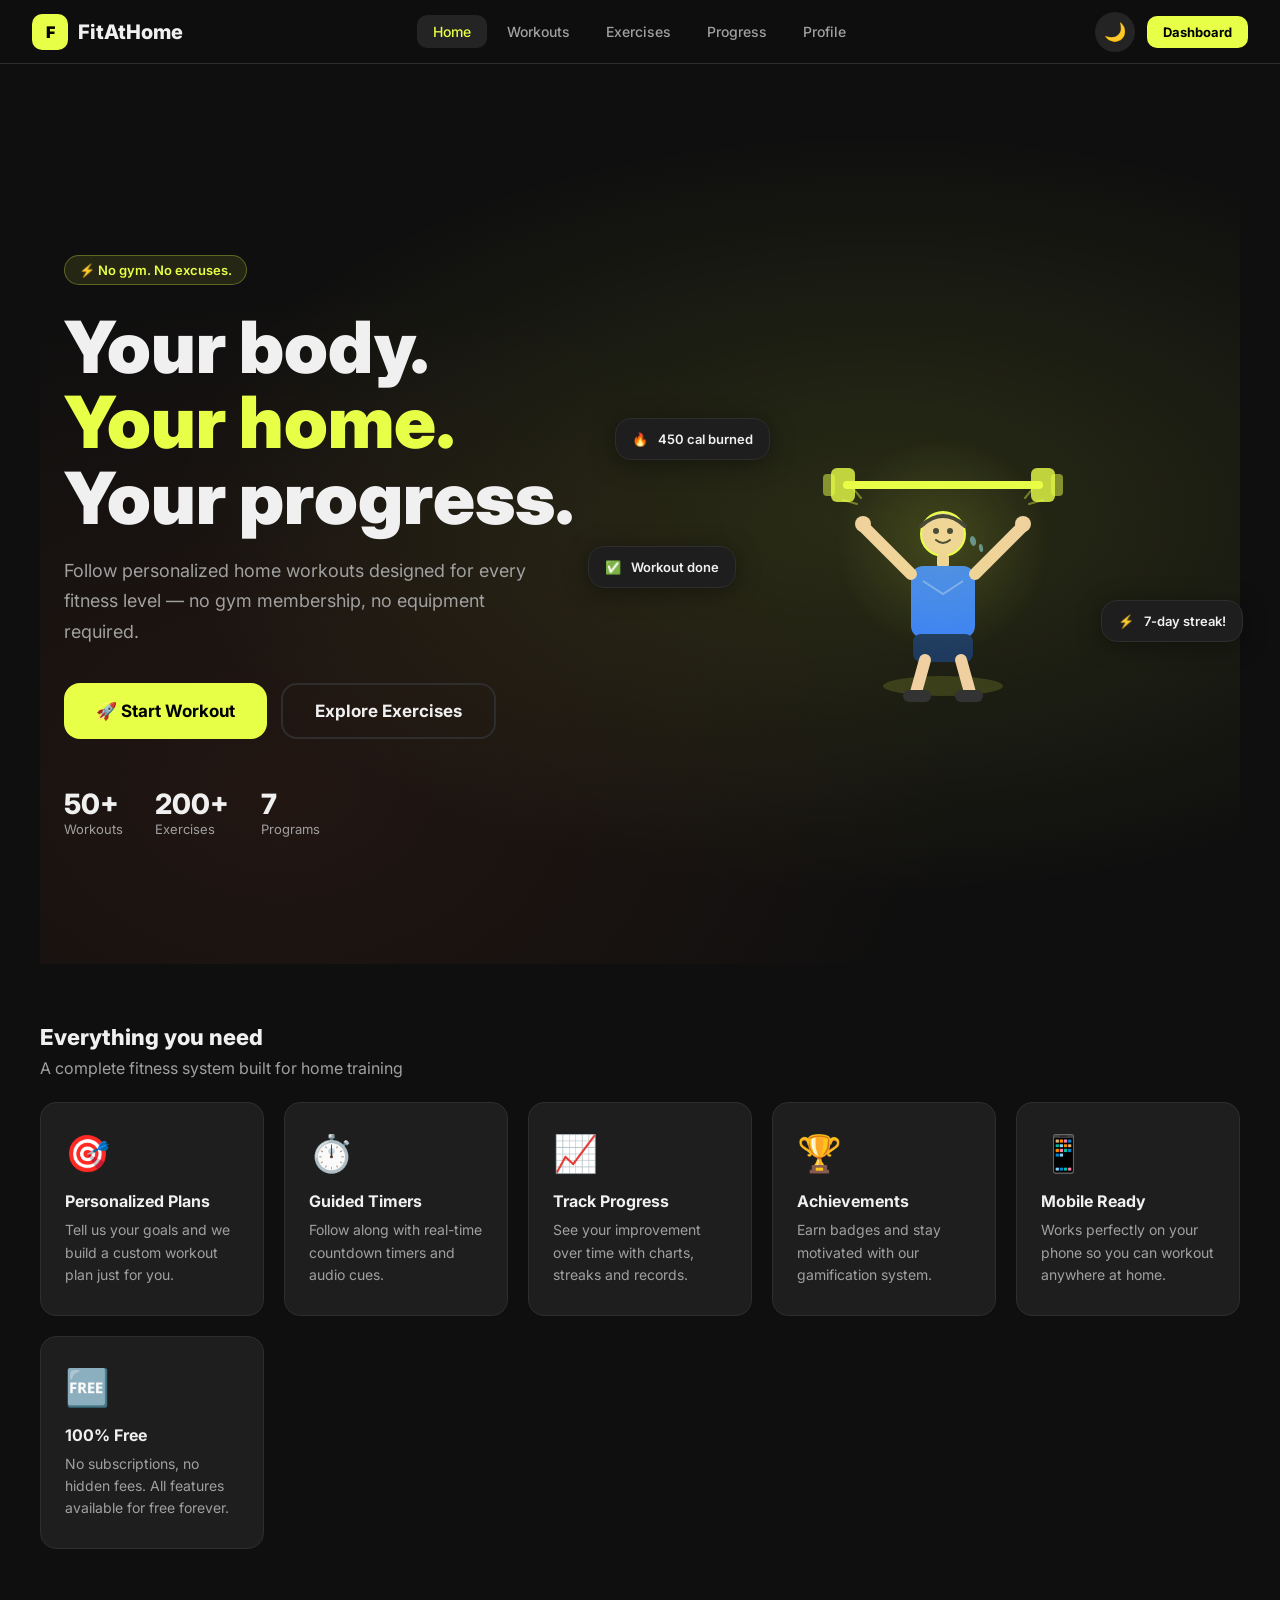
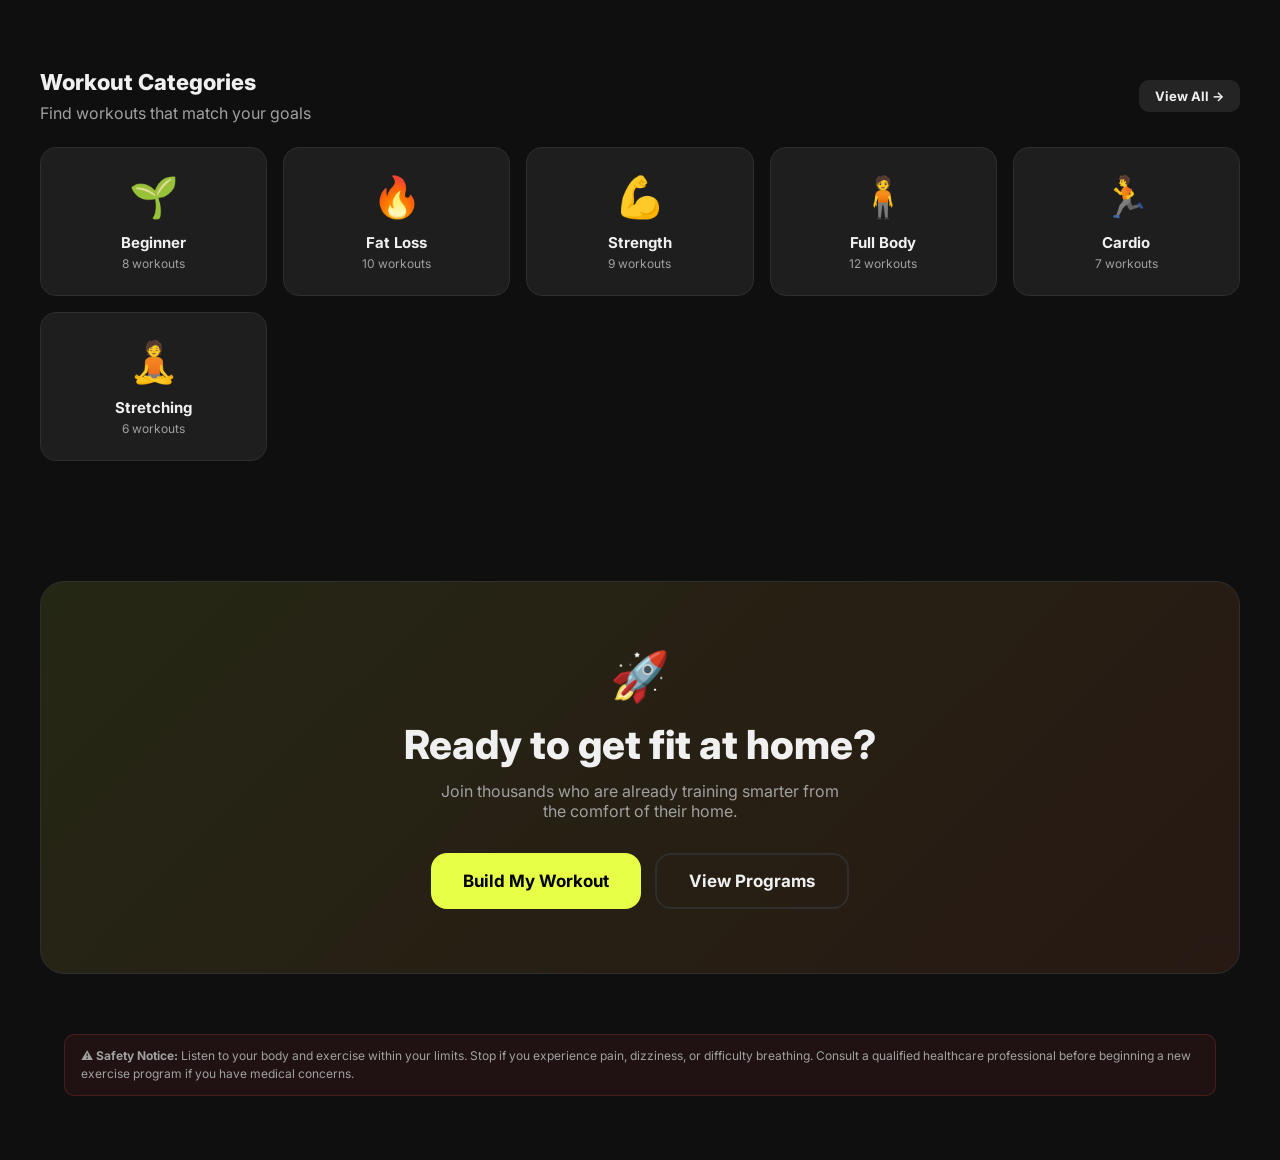
<file: index.html>
<!DOCTYPE html>
<html lang="en" data-theme="dark">
<head>
  <meta charset="UTF-8" />
  <meta name="viewport" content="width=device-width, initial-scale=1.0" />
  <title>FitAtHome — Your Body. Your Home. Your Progress.</title>
  <link rel="stylesheet" href="style.css" />
  <style>
    .hero { min-height: 100vh; display: flex; align-items: center; padding-top: var(--nav-h); }
    .hero-content { max-width: 640px; }
    .hero-eyebrow { display: inline-flex; align-items: center; gap: 8px; background: rgba(232,255,71,0.1); border: 1px solid rgba(232,255,71,0.3); color: var(--accent); padding: 6px 14px; border-radius: 99px; font-size: 13px; font-weight: 600; margin-bottom: 24px; }
    .hero h1 { margin-bottom: 20px; }
    .hero h1 span { color: var(--accent); }
    .hero-desc { font-size: 18px; color: var(--text2); line-height: 1.7; margin-bottom: 36px; max-width: 500px; }
    .hero-btns { display: flex; gap: 14px; flex-wrap: wrap; margin-bottom: 48px; }
    .hero-stats { display: flex; gap: 32px; flex-wrap: wrap; }
    .hero-stat-num { font-size: 28px; font-weight: 800; }
    .hero-stat-label { font-size: 13px; color: var(--text2); }
    .hero-visual { position: relative; display: flex; align-items: center; justify-content: center; }
    .hero-emoji-main { font-size: 180px; filter: drop-shadow(0 0 60px rgba(232,255,71,0.3)); animation: pulse 3s infinite; }
    .hero-floating { position: absolute; background: var(--card); border: 1px solid var(--border); border-radius: var(--radius); padding: 12px 16px; display: flex; align-items: center; gap: 10px; font-size: 13px; font-weight: 600; box-shadow: var(--shadow); animation: fadeIn 0.6s ease; }
    .hero-float-1 { top: 10%; left: -10%; }
    .hero-float-2 { bottom: 20%; right: -5%; }
    .hero-float-3 { top: 50%; left: -15%; }

    /* HUMAN FIGURE ANIMATIONS */
    @keyframes liftBar {
      0%,100% { transform: translateY(0px); }
      50% { transform: translateY(-18px); }
    }
    @keyframes armUp {
      0%,100% { transform: rotate(30deg); transform-origin: 50% 0%; }
      50% { transform: rotate(-30deg); transform-origin: 50% 0%; }
    }
    @keyframes armDown {
      0%,100% { transform: rotate(-30deg); transform-origin: 50% 0%; }
      50% { transform: rotate(30deg); transform-origin: 50% 0%; }
    }
    @keyframes squat {
      0%,100% { transform: translateY(0px); }
      50% { transform: translateY(12px); }
    }
    @keyframes headBob {
      0%,100% { transform: translateY(0px); }
      50% { transform: translateY(-4px); }
    }
    @keyframes legSwing {
      0%,100% { transform: rotate(0deg); transform-origin: top center; }
      50% { transform: rotate(20deg); transform-origin: top center; }
    }
    @keyframes glowPulse {
      0%,100% { opacity: 0.3; }
      50% { opacity: 0.7; }
    }
    .figure-wrap { position: relative; width: 280px; height: 320px; display: flex; align-items: center; justify-content: center; }
    .figure-glow { position: absolute; width: 220px; height: 220px; background: radial-gradient(circle, rgba(232,255,71,0.15) 0%, transparent 70%); border-radius: 50%; animation: glowPulse 2s infinite; }
    .lifter-body { animation: squat 1.8s ease-in-out infinite; }
    .lifter-bar { animation: liftBar 1.8s ease-in-out infinite; }
    .lifter-head { animation: headBob 1.8s ease-in-out infinite; }
    .lifter-arm-l { animation: armUp 1.8s ease-in-out infinite; transform-origin: 50px 100px; }
    .lifter-arm-r { animation: armDown 1.8s ease-in-out infinite; transform-origin: 130px 100px; }
    .features-grid { display: grid; grid-template-columns: repeat(auto-fill, minmax(220px, 1fr)); gap: 20px; }
    .feature-card { background: var(--card); border: 1px solid var(--border); border-radius: var(--radius); padding: 28px 24px; transition: all var(--transition); }
    .feature-card:hover { border-color: var(--accent); transform: translateY(-4px); }
    .feature-icon { font-size: 36px; margin-bottom: 16px; }
    .feature-title { font-size: 16px; font-weight: 700; margin-bottom: 8px; }
    .feature-desc { font-size: 14px; color: var(--text2); line-height: 1.6; }
    .category-grid { display: grid; grid-template-columns: repeat(auto-fill, minmax(200px, 1fr)); gap: 16px; }
    .cat-card { background: var(--card); border: 1px solid var(--border); border-radius: var(--radius); padding: 24px 20px; text-align: center; transition: all var(--transition); cursor: pointer; }
    .cat-card:hover { border-color: var(--accent); transform: translateY(-4px); background: rgba(232,255,71,0.05); }
    .cat-icon { font-size: 40px; margin-bottom: 12px; }
    .cat-name { font-size: 15px; font-weight: 700; margin-bottom: 4px; }
    .cat-count { font-size: 12px; color: var(--text2); }
    .cta-section { background: linear-gradient(135deg, rgba(232,255,71,0.1), rgba(255,107,53,0.1)); border: 1px solid var(--border); border-radius: 24px; padding: 64px 48px; text-align: center; }
    .hero-row { display: grid; grid-template-columns: 1fr 1fr; gap: 60px; align-items: center; }
    @media(max-width:768px) { .hero-row { grid-template-columns: 1fr; } .hero-visual { display: none; } .cta-section { padding: 40px 24px; } }
  </style>
</head>
<body>
  <nav class="navbar">
    <div class="nav-brand">
      <div class="nav-logo">F</div>
      <span>FitAtHome</span>
    </div>
    <div class="nav-links">
      <a href="index.html" class="active">Home</a>
      <a href="workouts.html">Workouts</a>
      <a href="exercises.html">Exercises</a>
      <a href="progress.html">Progress</a>
      <a href="profile.html">Profile</a>
    </div>
    <div class="nav-actions">
      <button class="theme-btn" onclick="toggleTheme()" title="Toggle theme">🌙</button>
      <a href="dashboard.html" class="btn btn-accent btn-sm">Dashboard</a>
    </div>
  </nav>

  <div class="page-wrapper">
    <!-- HERO -->
    <section class="hero hero-gradient container">
      <div class="hero-row" style="width:100%">
        <div class="hero-content fade-in">
          <div class="hero-eyebrow">⚡ No gym. No excuses.</div>
          <h1>Your body.<br><span>Your home.</span><br>Your progress.</h1>
          <p class="hero-desc">Follow personalized home workouts designed for every fitness level — no gym membership, no equipment required.</p>
          <div class="hero-btns">
            <a href="dashboard.html" class="btn btn-accent btn-lg">🚀 Start Workout</a>
            <a href="exercises.html" class="btn btn-outline btn-lg">Explore Exercises</a>
          </div>
          <div class="hero-stats">
            <div><div class="hero-stat-num">50+</div><div class="hero-stat-label">Workouts</div></div>
            <div><div class="hero-stat-num">200+</div><div class="hero-stat-label">Exercises</div></div>
            <div><div class="hero-stat-num">7</div><div class="hero-stat-label">Programs</div></div>
          </div>
        </div>
        <div class="hero-visual">
          <div class="figure-wrap">
            <div class="figure-glow"></div>
            <!-- Animated Human Lifting SVG -->
            <svg width="280" height="320" viewBox="0 0 280 320" fill="none" xmlns="http://www.w3.org/2000/svg">
              <!-- GLOW SHADOW -->
              <ellipse cx="140" cy="300" rx="60" ry="10" fill="rgba(232,255,71,0.15)"/>

              <!-- BARBELL (animated up/down) -->
              <g class="lifter-bar">
                <rect x="40" y="95" width="200" height="8" rx="4" fill="#e8ff47"/>
                <rect x="28" y="82" width="24" height="34" rx="6" fill="#e8ff47" opacity="0.8"/>
                <rect x="228" y="82" width="24" height="34" rx="6" fill="#e8ff47" opacity="0.8"/>
                <rect x="20" y="88" width="12" height="22" rx="4" fill="#e8ff47" opacity="0.5"/>
                <rect x="248" y="88" width="12" height="22" rx="4" fill="#e8ff47" opacity="0.5"/>
              </g>

              <!-- BODY GROUP (squats slightly) -->
              <g class="lifter-body">
                <!-- HEAD -->
                <g class="lifter-head">
                  <circle cx="140" cy="148" r="22" fill="#f0d0a0" stroke="#e8ff47" stroke-width="2"/>
                  <!-- eyes -->
                  <circle cx="133" cy="145" r="3" fill="#333"/>
                  <circle cx="147" cy="145" r="3" fill="#333"/>
                  <!-- smile -->
                  <path d="M133 154 Q140 160 147 154" stroke="#333" stroke-width="2" fill="none" stroke-linecap="round"/>
                  <!-- hair -->
                  <path d="M118 140 Q140 120 162 140" stroke="#333" stroke-width="4" fill="none" stroke-linecap="round"/>
                </g>

                <!-- NECK -->
                <rect x="134" y="168" width="12" height="14" rx="4" fill="#f0d0a0"/>

                <!-- TORSO -->
                <rect x="108" y="180" width="64" height="72" rx="12" fill="#3b82f6"/>
                <!-- shirt detail -->
                <path d="M120 195 L140 208 L160 195" stroke="rgba(255,255,255,0.3)" stroke-width="2" fill="none"/>

                <!-- LEFT ARM -->
                <g class="lifter-arm-l">
                  <line x1="108" y1="188" x2="60" y2="140" stroke="#f0d0a0" stroke-width="12" stroke-linecap="round"/>
                  <circle cx="60" cy="138" r="8" fill="#f0d0a0"/>
                </g>

                <!-- RIGHT ARM -->
                <g class="lifter-arm-r">
                  <line x1="172" y1="188" x2="220" y2="140" stroke="#f0d0a0" stroke-width="12" stroke-linecap="round"/>
                  <circle cx="220" cy="138" r="8" fill="#f0d0a0"/>
                </g>

                <!-- SHORTS -->
                <rect x="110" y="248" width="60" height="28" rx="8" fill="#1e3a5f"/>

                <!-- LEFT LEG -->
                <line x1="122" y1="274" x2="112" y2="310" stroke="#f0d0a0" stroke-width="12" stroke-linecap="round"/>
                <rect x="100" y="304" width="28" height="12" rx="6" fill="#333"/>

                <!-- RIGHT LEG -->
                <line x1="158" y1="274" x2="168" y2="310" stroke="#f0d0a0" stroke-width="12" stroke-linecap="round"/>
                <rect x="152" y="304" width="28" height="12" rx="6" fill="#333"/>
              </g>

              <!-- SWEAT DROPS -->
              <g opacity="0.6">
                <ellipse cx="170" cy="155" rx="3" ry="5" fill="#7ec8e3" transform="rotate(-15 170 155)"/>
                <ellipse cx="178" cy="162" rx="2" ry="4" fill="#7ec8e3" transform="rotate(-10 178 162)"/>
              </g>

              <!-- EFFORT LINES -->
              <g stroke="#e8ff47" stroke-width="2" opacity="0.4" stroke-linecap="round">
                <line x1="58" y1="112" x2="48" y2="100"/>
                <line x1="54" y1="118" x2="40" y2="114"/>
                <line x1="222" y1="112" x2="232" y2="100"/>
                <line x1="226" y1="118" x2="240" y2="114"/>
              </g>
            </svg>
          </div>
          <div class="hero-floating hero-float-1"><span>🔥</span> 450 cal burned</div>
          <div class="hero-floating hero-float-2"><span>⚡</span> 7-day streak!</div>
          <div class="hero-floating hero-float-3"><span>✅</span> Workout done</div>
        </div>
      </div>
    </section>

    <!-- FEATURES -->
    <section class="section container">
      <div class="section-header">
        <div>
          <h2>Everything you need</h2>
          <p style="color:var(--text2);margin-top:8px">A complete fitness system built for home training</p>
        </div>
      </div>
      <div class="features-grid">
        <div class="feature-card fade-in">
          <div class="feature-icon">🎯</div>
          <div class="feature-title">Personalized Plans</div>
          <div class="feature-desc">Tell us your goals and we build a custom workout plan just for you.</div>
        </div>
        <div class="feature-card fade-in">
          <div class="feature-icon">⏱️</div>
          <div class="feature-title">Guided Timers</div>
          <div class="feature-desc">Follow along with real-time countdown timers and audio cues.</div>
        </div>
        <div class="feature-card fade-in">
          <div class="feature-icon">📈</div>
          <div class="feature-title">Track Progress</div>
          <div class="feature-desc">See your improvement over time with charts, streaks and records.</div>
        </div>
        <div class="feature-card fade-in">
          <div class="feature-icon">🏆</div>
          <div class="feature-title">Achievements</div>
          <div class="feature-desc">Earn badges and stay motivated with our gamification system.</div>
        </div>
        <div class="feature-card fade-in">
          <div class="feature-icon">📱</div>
          <div class="feature-title">Mobile Ready</div>
          <div class="feature-desc">Works perfectly on your phone so you can workout anywhere at home.</div>
        </div>
        <div class="feature-card fade-in">
          <div class="feature-icon">🆓</div>
          <div class="feature-title">100% Free</div>
          <div class="feature-desc">No subscriptions, no hidden fees. All features available for free forever.</div>
        </div>
      </div>
    </section>

    <!-- WORKOUT CATEGORIES -->
    <section class="section container">
      <div class="section-header">
        <div>
          <h2>Workout Categories</h2>
          <p style="color:var(--text2);margin-top:8px">Find workouts that match your goals</p>
        </div>
        <a href="workouts.html" class="btn btn-ghost btn-sm">View All →</a>
      </div>
      <div class="category-grid">
        <div class="cat-card" onclick="location.href='workouts.html?cat=beginner'">
          <div class="cat-icon">🌱</div>
          <div class="cat-name">Beginner</div>
          <div class="cat-count">8 workouts</div>
        </div>
        <div class="cat-card" onclick="location.href='workouts.html?cat=fatloss'">
          <div class="cat-icon">🔥</div>
          <div class="cat-name">Fat Loss</div>
          <div class="cat-count">10 workouts</div>
        </div>
        <div class="cat-card" onclick="location.href='workouts.html?cat=strength'">
          <div class="cat-icon">💪</div>
          <div class="cat-name">Strength</div>
          <div class="cat-count">9 workouts</div>
        </div>
        <div class="cat-card" onclick="location.href='workouts.html?cat=fullbody'">
          <div class="cat-icon">🧍</div>
          <div class="cat-name">Full Body</div>
          <div class="cat-count">12 workouts</div>
        </div>
        <div class="cat-card" onclick="location.href='workouts.html?cat=cardio'">
          <div class="cat-icon">🏃</div>
          <div class="cat-name">Cardio</div>
          <div class="cat-count">7 workouts</div>
        </div>
        <div class="cat-card" onclick="location.href='workouts.html?cat=stretch'">
          <div class="cat-icon">🧘</div>
          <div class="cat-name">Stretching</div>
          <div class="cat-count">6 workouts</div>
        </div>
      </div>
    </section>

    <!-- CTA -->
    <section class="section container">
      <div class="cta-section">
        <div style="font-size:48px;margin-bottom:16px">🚀</div>
        <h2 style="margin-bottom:12px">Ready to get fit at home?</h2>
        <p style="color:var(--text2);font-size:16px;margin-bottom:32px;max-width:400px;margin-left:auto;margin-right:auto">Join thousands who are already training smarter from the comfort of their home.</p>
        <div style="display:flex;gap:14px;justify-content:center;flex-wrap:wrap">
          <a href="generator.html" class="btn btn-accent btn-lg">Build My Workout</a>
          <a href="plans.html" class="btn btn-outline btn-lg">View Programs</a>
        </div>
      </div>
    </section>

    <!-- DISCLAIMER -->
    <div class="container" style="padding-bottom:40px">
      <div class="disclaimer">⚠️ <strong>Safety Notice:</strong> Listen to your body and exercise within your limits. Stop if you experience pain, dizziness, or difficulty breathing. Consult a qualified healthcare professional before beginning a new exercise program if you have medical concerns.</div>
    </div>
  </div>

  <nav class="bottom-nav">
    <a href="index.html" class="active"><span class="bnav-icon">🏠</span>Home</a>
    <a href="workouts.html"><span class="bnav-icon">💪</span>Workouts</a>
    <a href="exercises.html"><span class="bnav-icon">📚</span>Exercises</a>
    <a href="progress.html"><span class="bnav-icon">📈</span>Progress</a>
    <a href="profile.html"><span class="bnav-icon">👤</span>Profile</a>
  </nav>

  <div id="toast"></div>
  <script src="data.js"></script>
  <script src="app.js"></script>
</body>
</html>
</file>
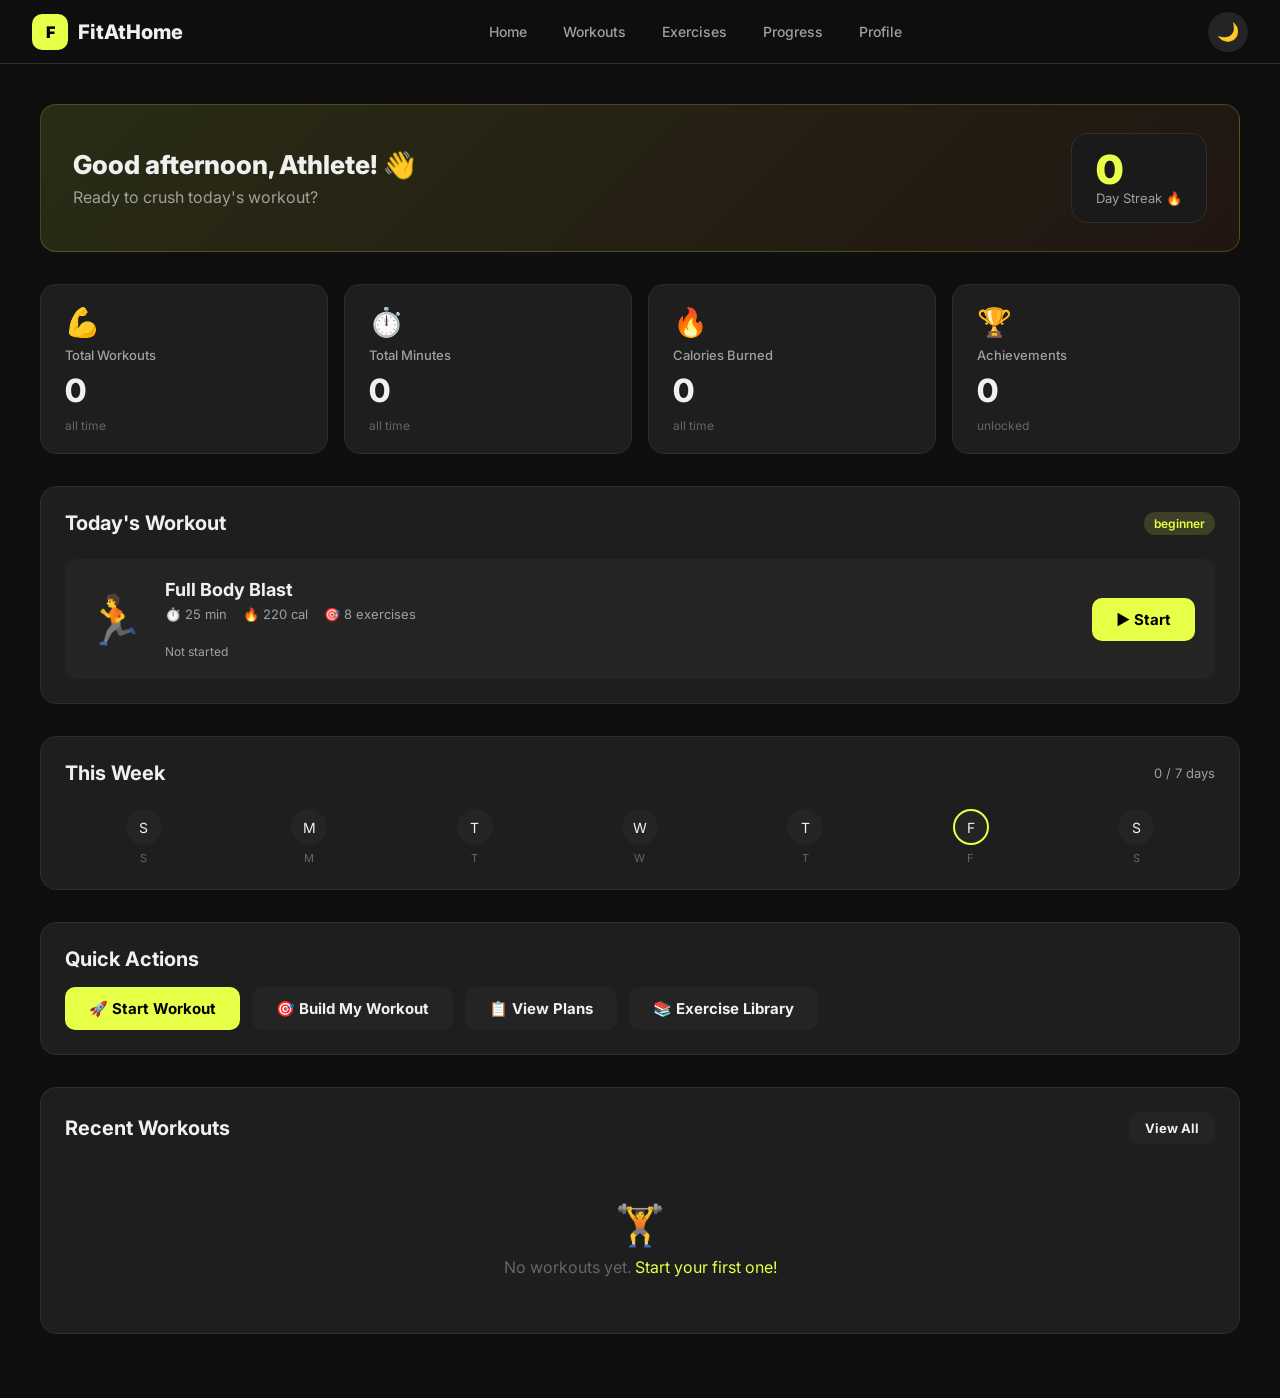
<file: dashboard.html>
<!DOCTYPE html>
<html lang="en" data-theme="dark">
<head>
  <meta charset="UTF-8" />
  <meta name="viewport" content="width=device-width, initial-scale=1.0" />
  <title>Dashboard — FitAtHome</title>
  <link rel="stylesheet" href="style.css" />
  <style>
    .welcome-banner { background: linear-gradient(135deg, rgba(232,255,71,0.12), rgba(255,107,53,0.08)); border: 1px solid rgba(232,255,71,0.2); border-radius: var(--radius); padding: 28px 32px; display: flex; justify-content: space-between; align-items: center; flex-wrap: wrap; gap: 20px; margin-bottom: 32px; }
    .welcome-text h2 { font-size: 26px; font-weight: 800; }
    .welcome-text p { color: var(--text2); margin-top: 6px; }
    .streak-badge { display: flex; align-items: center; gap: 12px; background: var(--bg2); border: 1px solid var(--border); border-radius: var(--radius); padding: 16px 24px; }
    .streak-num { font-size: 40px; font-weight: 900; color: var(--accent); line-height: 1; }
    .streak-label { font-size: 13px; color: var(--text2); }
    .stats-grid { display: grid; grid-template-columns: repeat(4, 1fr); gap: 16px; margin-bottom: 32px; }
    .today-card { background: var(--card); border: 1px solid var(--border); border-radius: var(--radius); padding: 24px; margin-bottom: 32px; }
    .today-workout { display: flex; align-items: center; gap: 20px; padding: 20px; background: var(--bg3); border-radius: var(--radius-sm); margin-top: 16px; }
    .today-icon { font-size: 48px; flex-shrink: 0; }
    .today-info { flex: 1; }
    .today-title { font-size: 18px; font-weight: 700; margin-bottom: 6px; }
    .today-meta { display: flex; gap: 16px; flex-wrap: wrap; }
    .today-meta span { font-size: 13px; color: var(--text2); }
    .week-grid { display: grid; grid-template-columns: repeat(7, 1fr); gap: 8px; }
    .week-day { display: flex; flex-direction: column; align-items: center; gap: 6px; }
    .week-dot { width: 36px; height: 36px; border-radius: 50%; background: var(--bg3); display: flex; align-items: center; justify-content: center; font-size: 14px; border: 2px solid transparent; transition: all var(--transition); }
    .week-dot.done { background: var(--accent); color: #000; font-weight: 700; border-color: var(--accent); }
    .week-dot.today { border-color: var(--accent); }
    .week-label { font-size: 11px; color: var(--text3); }
    .recent-list { display: flex; flex-direction: column; gap: 10px; }
    .recent-item { display: flex; align-items: center; gap: 16px; padding: 14px 16px; background: var(--bg3); border-radius: var(--radius-sm); }
    .recent-icon { font-size: 28px; flex-shrink: 0; }
    .recent-info { flex: 1; }
    .recent-name { font-size: 14px; font-weight: 600; }
    .recent-date { font-size: 12px; color: var(--text2); }
    .recent-stats { text-align: right; font-size: 12px; color: var(--text2); }
    @media(max-width:768px) { .stats-grid { grid-template-columns: repeat(2,1fr); } .week-dot { width: 28px; height: 28px; font-size: 12px; } }
  </style>
</head>
<body>
  <nav class="navbar">
    <div class="nav-brand">
      <div class="nav-logo">F</div>
      <span>FitAtHome</span>
    </div>
    <div class="nav-links">
      <a href="index.html">Home</a>
      <a href="workouts.html">Workouts</a>
      <a href="exercises.html">Exercises</a>
      <a href="progress.html">Progress</a>
      <a href="profile.html">Profile</a>
    </div>
    <div class="nav-actions">
      <button class="theme-btn" onclick="toggleTheme()">🌙</button>
    </div>
  </nav>

  <div class="page-wrapper">
    <div class="container section-sm">

      <!-- WELCOME BANNER -->
      <div class="welcome-banner fade-in">
        <div class="welcome-text">
          <h2 id="welcome-msg">Good morning! 👋</h2>
          <p id="welcome-sub">Ready to crush today's workout?</p>
        </div>
        <div class="streak-badge">
          <div>
            <div class="streak-num" id="streak-display">0</div>
            <div class="streak-label">Day Streak 🔥</div>
          </div>
        </div>
      </div>

      <!-- STATS CARDS -->
      <div class="stats-grid fade-in">
        <div class="stat-card">
          <div class="stat-icon">💪</div>
          <div class="stat-label">Total Workouts</div>
          <div class="stat-value" id="dash-total">0</div>
          <div class="stat-sub">all time</div>
        </div>
        <div class="stat-card">
          <div class="stat-icon">⏱️</div>
          <div class="stat-label">Total Minutes</div>
          <div class="stat-value" id="dash-minutes">0</div>
          <div class="stat-sub">all time</div>
        </div>
        <div class="stat-card">
          <div class="stat-icon">🔥</div>
          <div class="stat-label">Calories Burned</div>
          <div class="stat-value" id="dash-calories">0</div>
          <div class="stat-sub">all time</div>
        </div>
        <div class="stat-card">
          <div class="stat-icon">🏆</div>
          <div class="stat-label">Achievements</div>
          <div class="stat-value" id="dash-achievements">0</div>
          <div class="stat-sub">unlocked</div>
        </div>
      </div>

      <!-- TODAY'S WORKOUT -->
      <div class="today-card fade-in">
        <div class="section-header">
          <h3>Today's Workout</h3>
          <span class="badge badge-accent" id="fitness-level-badge">Beginner</span>
        </div>
        <div class="today-workout">
          <div class="today-icon">🏃</div>
          <div class="today-info">
            <div class="today-title" id="today-workout-name">Full Body Blast</div>
            <div class="today-meta">
              <span>⏱️ <span id="today-duration">25 min</span></span>
              <span>🔥 <span id="today-calories">220 cal</span></span>
              <span>🎯 <span id="today-exercises">8 exercises</span></span>
            </div>
            <div class="progress-bar" style="margin-top:12px;max-width:300px">
              <div class="progress-fill" id="today-progress" style="width:0%"></div>
            </div>
            <div style="font-size:12px;color:var(--text2);margin-top:4px" id="today-progress-label">Not started</div>
          </div>
          <a href="player.html" class="btn btn-accent">▶ Start</a>
        </div>
      </div>

      <!-- WEEKLY PROGRESS -->
      <div class="card fade-in" style="margin-bottom:32px">
        <div class="section-header">
          <h3>This Week</h3>
          <span id="week-count" style="font-size:13px;color:var(--text2)">0 / 7 days</span>
        </div>
        <div class="week-grid" id="week-grid"></div>
      </div>

      <!-- QUICK ACTIONS -->
      <div class="card fade-in" style="margin-bottom:32px">
        <h3 style="margin-bottom:16px">Quick Actions</h3>
        <div style="display:flex;gap:12px;flex-wrap:wrap">
          <a href="player.html" class="btn btn-accent">🚀 Start Workout</a>
          <a href="generator.html" class="btn btn-ghost">🎯 Build My Workout</a>
          <a href="plans.html" class="btn btn-ghost">📋 View Plans</a>
          <a href="exercises.html" class="btn btn-ghost">📚 Exercise Library</a>
        </div>
      </div>

      <!-- RECENT WORKOUTS -->
      <div class="card fade-in">
        <div class="section-header">
          <h3>Recent Workouts</h3>
          <a href="progress.html" class="btn btn-ghost btn-sm">View All</a>
        </div>
        <div class="recent-list" id="recent-list">
          <div style="text-align:center;padding:32px;color:var(--text3)">
            <div style="font-size:40px;margin-bottom:8px">🏋️</div>
            <div>No workouts yet. <a href="player.html" style="color:var(--accent)">Start your first one!</a></div>
          </div>
        </div>
      </div>

    </div>
  </div>

  <nav class="bottom-nav">
    <a href="index.html"><span class="bnav-icon">🏠</span>Home</a>
    <a href="workouts.html"><span class="bnav-icon">💪</span>Workouts</a>
    <a href="exercises.html"><span class="bnav-icon">📚</span>Exercises</a>
    <a href="progress.html"><span class="bnav-icon">📈</span>Progress</a>
    <a href="profile.html"><span class="bnav-icon">👤</span>Profile</a>
  </nav>

  <div id="toast"></div>
  <script src="data.js"></script>
  <script src="app.js"></script>
  <script>
    function initDashboard() {
      const data = getAppData();
      const hour = new Date().getHours();
      const greet = hour < 12 ? 'Good morning' : hour < 17 ? 'Good afternoon' : 'Good evening';
      const name = data.profile.name || 'Athlete';
      document.getElementById('welcome-msg').textContent = `${greet}, ${name}! 👋`;
      document.getElementById('streak-display').textContent = data.stats.streak;
      document.getElementById('dash-total').textContent = data.stats.totalWorkouts;
      document.getElementById('dash-minutes').textContent = data.stats.totalMinutes;
      document.getElementById('dash-calories').textContent = data.stats.totalCalories;
      document.getElementById('dash-achievements').textContent = data.achievements.filter(a => a.unlocked).length;
      document.getElementById('fitness-level-badge').textContent = data.profile.level || 'Beginner';

      // Today's workout - pick from data
      const todayW = WORKOUTS[0];
      document.getElementById('today-workout-name').textContent = todayW.name;
      document.getElementById('today-duration').textContent = todayW.duration + ' min';
      document.getElementById('today-calories').textContent = todayW.calories + ' cal';
      document.getElementById('today-exercises').textContent = todayW.exercises.length + ' exercises';

      // Week grid
      const days = ['S','M','T','W','T','F','S'];
      const today = new Date().getDay();
      const grid = document.getElementById('week-grid');
      let doneCount = 0;
      days.forEach((d, i) => {
        const done = data.weekActivity[i] || false;
        if (done) doneCount++;
        const col = document.createElement('div');
        col.className = 'week-day';
        col.innerHTML = `<div class="week-dot ${done ? 'done' : ''} ${i === today ? 'today' : ''}">${done ? '✓' : d}</div><div class="week-label">${d}</div>`;
        grid.appendChild(col);
      });
      document.getElementById('week-count').textContent = `${doneCount} / 7 days`;

      // Recent workouts
      const recent = data.history.slice(0, 5);
      if (recent.length > 0) {
        const list = document.getElementById('recent-list');
        list.innerHTML = recent.map(h => `
          <div class="recent-item">
            <div class="recent-icon">${h.icon || '💪'}</div>
            <div class="recent-info">
              <div class="recent-name">${h.name}</div>
              <div class="recent-date">${h.date}</div>
            </div>
            <div class="recent-stats">${h.duration} min<br>${h.calories} cal</div>
          </div>
        `).join('');
      }
    }
    initDashboard();
  </script>
</body>
</html>
</file>
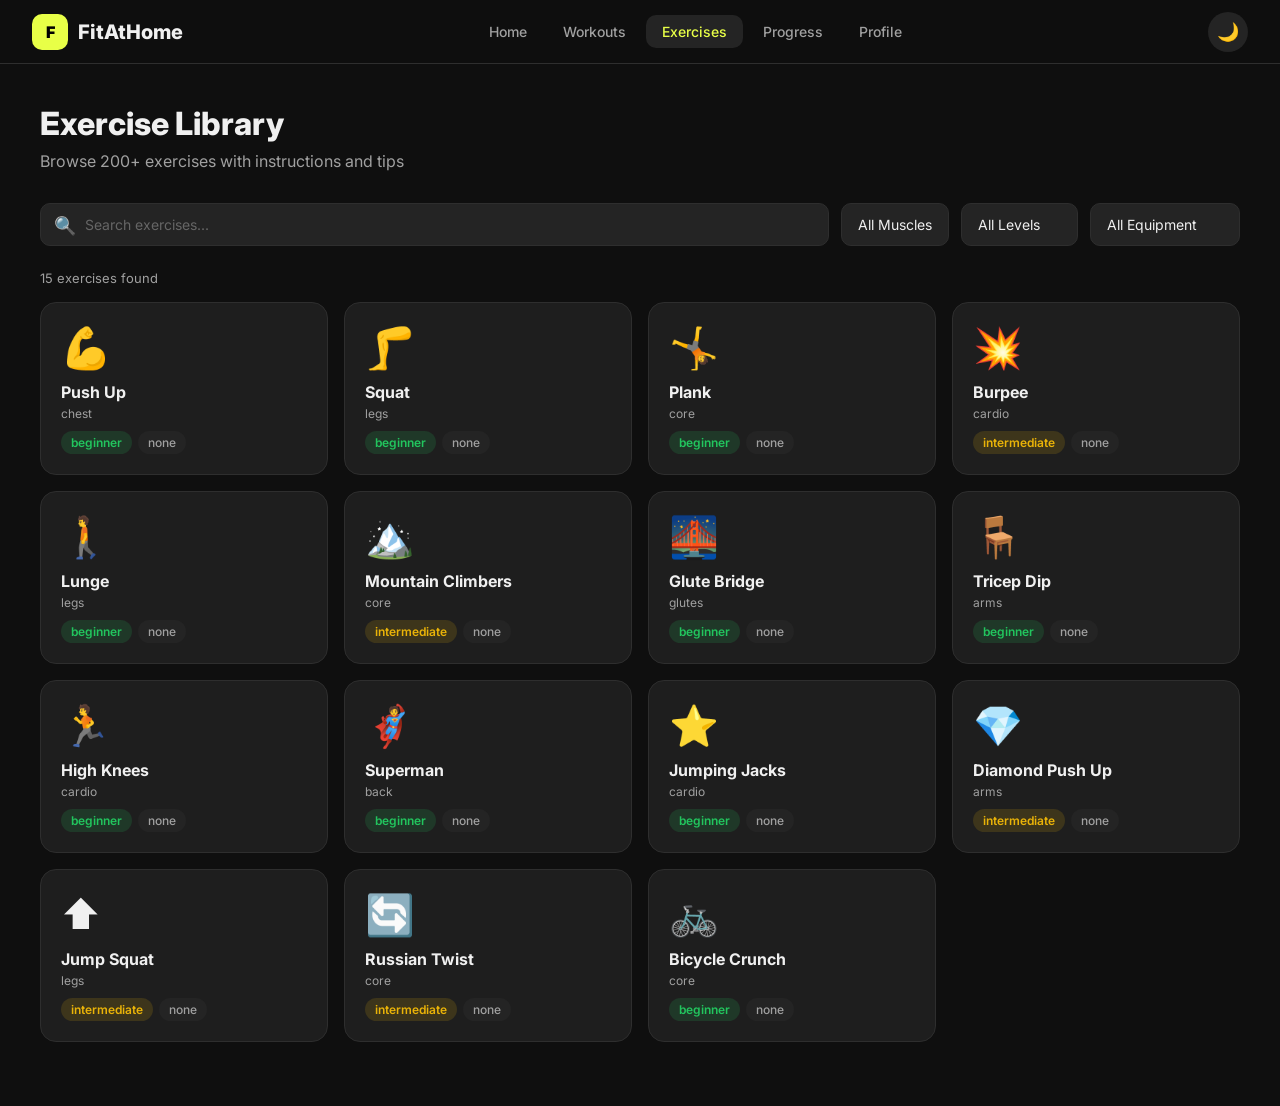
<file: exercises.html>
<!DOCTYPE html>
<html lang="en" data-theme="dark">
<head>
  <meta charset="UTF-8" />
  <meta name="viewport" content="width=device-width, initial-scale=1.0" />
  <title>Exercises — FitAtHome</title>
  <link rel="stylesheet" href="style.css" />
  <style>
    .ex-grid { display:grid; grid-template-columns:repeat(auto-fill,minmax(260px,1fr)); gap:16px; }
    .ex-card { background:var(--card); border:1px solid var(--border); border-radius:var(--radius); padding:20px; cursor:pointer; transition:all var(--transition); }
    .ex-card:hover { border-color:var(--accent); transform:translateY(-2px); }
    .ex-card-icon { font-size:40px; margin-bottom:10px; }
    .ex-card-name { font-size:16px; font-weight:700; margin-bottom:4px; }
    .ex-card-muscle { font-size:12px; color:var(--text2); margin-bottom:10px; }
    .ex-card-tags { display:flex; gap:6px; flex-wrap:wrap; }
    .filter-row { display:flex; gap:12px; flex-wrap:wrap; margin-bottom:24px; }
    .modal-body-grid { display:grid; grid-template-columns:1fr 1fr; gap:12px; margin-bottom:16px; }
    .modal-info-item { background:var(--bg3); border-radius:var(--radius-sm); padding:12px; }
    .modal-info-label { font-size:11px; color:var(--text2); margin-bottom:4px; }
    .modal-info-val { font-size:14px; font-weight:600; }
    .tip-list { list-style:disc; padding-left:20px; }
    .tip-list li { font-size:13px; color:var(--text2); margin-bottom:6px; line-height:1.5; }
  </style>
</head>
<body>
  <nav class="navbar">
    <div class="nav-brand"><div class="nav-logo">F</div><span>FitAtHome</span></div>
    <div class="nav-links">
      <a href="index.html">Home</a>
      <a href="workouts.html">Workouts</a>
      <a href="exercises.html" class="active">Exercises</a>
      <a href="progress.html">Progress</a>
      <a href="profile.html">Profile</a>
    </div>
    <div class="nav-actions"><button class="theme-btn" onclick="toggleTheme()">🌙</button></div>
  </nav>

  <div class="page-wrapper">
    <div class="container section-sm">
      <div class="page-title">Exercise Library</div>
      <div class="page-sub">Browse 200+ exercises with instructions and tips</div>

      <div class="filter-row">
        <div class="search-wrap" style="flex:1;min-width:200px">
          <span class="search-icon">🔍</span>
          <input class="input" id="ex-search" placeholder="Search exercises..." oninput="filterEx()" />
        </div>
        <select class="select" style="width:auto" id="muscle-filter" onchange="filterEx()">
          <option value="all">All Muscles</option>
          <option value="chest">Chest</option>
          <option value="back">Back</option>
          <option value="arms">Arms</option>
          <option value="shoulders">Shoulders</option>
          <option value="core">Core</option>
          <option value="legs">Legs</option>
          <option value="glutes">Glutes</option>
          <option value="cardio">Cardio</option>
        </select>
        <select class="select" style="width:auto" id="diff-filter" onchange="filterEx()">
          <option value="all">All Levels</option>
          <option value="beginner">Beginner</option>
          <option value="intermediate">Intermediate</option>
          <option value="advanced">Advanced</option>
        </select>
        <select class="select" style="width:auto" id="equip-filter" onchange="filterEx()">
          <option value="all">All Equipment</option>
          <option value="none">No Equipment</option>
          <option value="dumbbells">Dumbbells</option>
          <option value="bands">Resistance Bands</option>
        </select>
      </div>

      <div style="font-size:13px;color:var(--text2);margin-bottom:16px" id="ex-count"></div>
      <div class="ex-grid" id="ex-grid"></div>
    </div>
  </div>

  <!-- EXERCISE MODAL -->
  <div class="modal-overlay" id="ex-modal" onclick="closeModal(event)">
    <div class="modal">
      <div class="modal-header">
        <div style="display:flex;align-items:center;gap:12px">
          <div style="font-size:36px" id="m-icon"></div>
          <div>
            <h3 id="m-name"></h3>
            <div style="font-size:13px;color:var(--text2)" id="m-muscle"></div>
          </div>
        </div>
        <button class="modal-close" onclick="document.getElementById('ex-modal').classList.remove('open')">✕</button>
      </div>
      <div class="modal-body-grid">
        <div class="modal-info-item"><div class="modal-info-label">Difficulty</div><div class="modal-info-val" id="m-diff"></div></div>
        <div class="modal-info-item"><div class="modal-info-label">Equipment</div><div class="modal-info-val" id="m-equip"></div></div>
        <div class="modal-info-item"><div class="modal-info-label">Duration / Reps</div><div class="modal-info-val" id="m-reps"></div></div>
        <div class="modal-info-item"><div class="modal-info-label">Calories / min</div><div class="modal-info-val" id="m-cal"></div></div>
      </div>
      <h4 style="margin-bottom:8px">How to do it</h4>
      <p style="font-size:14px;color:var(--text2);line-height:1.6;margin-bottom:16px" id="m-instructions"></p>
      <h4 style="margin-bottom:8px">Benefits</h4>
      <p style="font-size:14px;color:var(--text2);line-height:1.6;margin-bottom:16px" id="m-benefits"></p>
      <h4 style="margin-bottom:8px">Tips for proper form</h4>
      <ul class="tip-list" id="m-tips"></ul>
      <h4 style="margin-bottom:8px;margin-top:16px">Common mistakes</h4>
      <ul class="tip-list" id="m-mistakes"></ul>
    </div>
  </div>

  <nav class="bottom-nav">
    <a href="index.html"><span class="bnav-icon">🏠</span>Home</a>
    <a href="workouts.html"><span class="bnav-icon">💪</span>Workouts</a>
    <a href="exercises.html" class="active"><span class="bnav-icon">📚</span>Exercises</a>
    <a href="progress.html"><span class="bnav-icon">📈</span>Progress</a>
    <a href="profile.html"><span class="bnav-icon">👤</span>Profile</a>
  </nav>

  <div id="toast"></div>
  <script src="data.js"></script>
  <script src="app.js"></script>
  <script>
    function filterEx() {
      const q = document.getElementById('ex-search').value.toLowerCase();
      const muscle = document.getElementById('muscle-filter').value;
      const diff = document.getElementById('diff-filter').value;
      const equip = document.getElementById('equip-filter').value;
      const list = EXERCISES.filter(e =>
        (muscle === 'all' || e.muscle === muscle) &&
        (diff === 'all' || e.difficulty === diff) &&
        (equip === 'all' || e.equipment === equip) &&
        (e.name.toLowerCase().includes(q) || e.muscle.toLowerCase().includes(q))
      );
      document.getElementById('ex-count').textContent = `${list.length} exercises found`;
      const diffMap = { beginner:'badge-green', intermediate:'badge-yellow', advanced:'badge-red' };
      document.getElementById('ex-grid').innerHTML = list.map(e => `
        <div class="ex-card fade-in" onclick="openExercise(${e.id})">
          <div class="ex-card-icon">${e.icon}</div>
          <div class="ex-card-name">${e.name}</div>
          <div class="ex-card-muscle">${e.muscle}</div>
          <div class="ex-card-tags">
            <span class="badge ${diffMap[e.difficulty]||'badge-blue'}">${e.difficulty}</span>
            <span class="tag">${e.equipment}</span>
          </div>
        </div>
      `).join('');
    }

    function openExercise(id) {
      const e = EXERCISES.find(x => x.id === id);
      if (!e) return;
      document.getElementById('m-icon').textContent = e.icon;
      document.getElementById('m-name').textContent = e.name;
      document.getElementById('m-muscle').textContent = e.muscle;
      document.getElementById('m-diff').textContent = e.difficulty;
      document.getElementById('m-equip').textContent = e.equipment;
      document.getElementById('m-reps').textContent = e.reps;
      document.getElementById('m-cal').textContent = e.calPerMin + ' cal';
      document.getElementById('m-instructions').textContent = e.instructions;
      document.getElementById('m-benefits').textContent = e.benefits;
      document.getElementById('m-tips').innerHTML = e.tips.map(t => `<li>${t}</li>`).join('');
      document.getElementById('m-mistakes').innerHTML = e.mistakes.map(m => `<li>${m}</li>`).join('');
      document.getElementById('ex-modal').classList.add('open');
    }

    function closeModal(e) { if (e.target === document.getElementById('ex-modal')) document.getElementById('ex-modal').classList.remove('open'); }

    filterEx();
  </script>
</body>
</html>
</file>
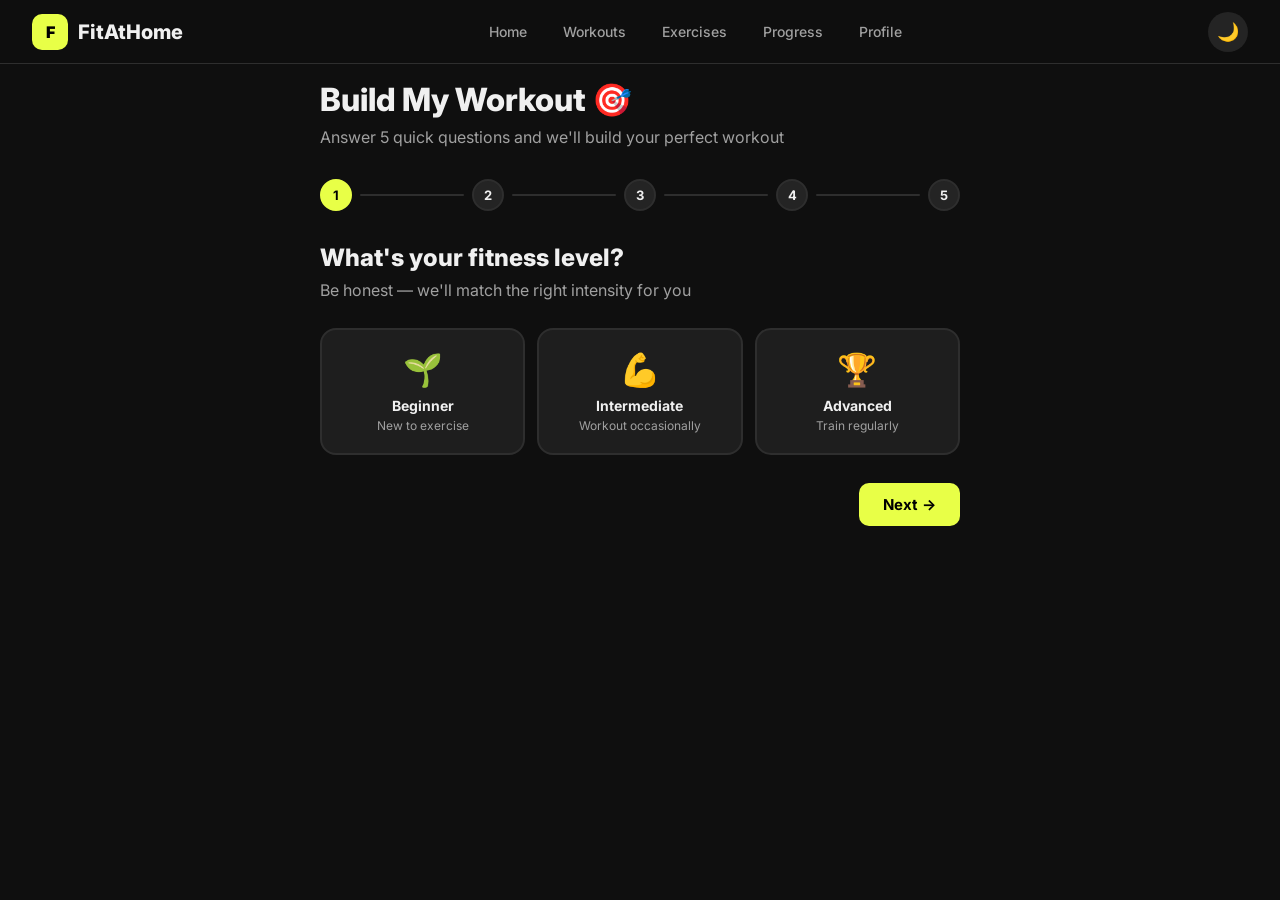
<file: generator.html>
<!DOCTYPE html>
<html lang="en" data-theme="dark">
<head>
  <meta charset="UTF-8" />
  <meta name="viewport" content="width=device-width, initial-scale=1.0" />
  <title>Build My Workout — FitAtHome</title>
  <link rel="stylesheet" href="style.css" />
  <style>
    .gen-wrap { max-width:680px; margin:0 auto; padding:80px 20px 40px; }
    .step-indicator { display:flex; gap:8px; margin-bottom:32px; align-items:center; }
    .step-dot { width:32px; height:32px; border-radius:50%; background:var(--bg3); border:2px solid var(--border); display:flex; align-items:center; justify-content:center; font-size:13px; font-weight:700; transition:all var(--transition); flex-shrink:0; }
    .step-dot.active { background:var(--accent); color:#000; border-color:var(--accent); }
    .step-dot.done { background:var(--green); color:#fff; border-color:var(--green); }
    .step-line { flex:1; height:2px; background:var(--border); border-radius:99px; }
    .step-line.done { background:var(--green); }
    .step-panel { display:none; animation:fadeIn 0.3s ease; }
    .step-panel.active { display:block; }
    .step-title { font-size:24px; font-weight:800; margin-bottom:8px; }
    .step-sub { color:var(--text2); margin-bottom:28px; }
    .option-grid { display:grid; grid-template-columns:repeat(auto-fill,minmax(180px,1fr)); gap:12px; margin-bottom:28px; }
    .option-card { background:var(--card); border:2px solid var(--border); border-radius:var(--radius); padding:20px 16px; text-align:center; cursor:pointer; transition:all var(--transition); }
    .option-card:hover { border-color:var(--accent); }
    .option-card.selected { border-color:var(--accent); background:rgba(232,255,71,0.08); }
    .option-icon { font-size:32px; margin-bottom:8px; }
    .option-label { font-size:14px; font-weight:700; }
    .option-desc { font-size:12px; color:var(--text2); margin-top:4px; }
    .step-nav { display:flex; justify-content:space-between; align-items:center; margin-top:24px; }
    /* RESULT */
    .result-panel { display:none; }
    .result-panel.show { display:block; animation:fadeIn 0.4s ease; }
    .result-header { background:linear-gradient(135deg,rgba(232,255,71,0.1),rgba(255,107,53,0.1)); border:1px solid rgba(232,255,71,0.2); border-radius:var(--radius); padding:28px; margin-bottom:24px; }
    .result-ex-list { display:flex; flex-direction:column; gap:10px; }
    .result-ex { display:flex; align-items:center; gap:14px; padding:14px; background:var(--card); border:1px solid var(--border); border-radius:var(--radius-sm); }
    .result-ex-num { width:28px; height:28px; border-radius:50%; background:var(--accent); color:#000; display:flex; align-items:center; justify-content:center; font-size:12px; font-weight:700; flex-shrink:0; }
  </style>
</head>
<body>
  <nav class="navbar">
    <div class="nav-brand"><div class="nav-logo">F</div><span>FitAtHome</span></div>
    <div class="nav-links">
      <a href="index.html">Home</a><a href="workouts.html">Workouts</a>
      <a href="exercises.html">Exercises</a><a href="progress.html">Progress</a><a href="profile.html">Profile</a>
    </div>
    <div class="nav-actions"><button class="theme-btn" onclick="toggleTheme()">🌙</button></div>
  </nav>

  <div class="gen-wrap">
    <div class="page-title">Build My Workout 🎯</div>
    <div class="page-sub">Answer 5 quick questions and we'll build your perfect workout</div>

    <!-- STEP INDICATOR -->
    <div class="step-indicator">
      <div class="step-dot active" id="sd1">1</div><div class="step-line" id="sl1"></div>
      <div class="step-dot" id="sd2">2</div><div class="step-line" id="sl2"></div>
      <div class="step-dot" id="sd3">3</div><div class="step-line" id="sl3"></div>
      <div class="step-dot" id="sd4">4</div><div class="step-line" id="sl4"></div>
      <div class="step-dot" id="sd5">5</div>
    </div>

    <!-- STEP 1: LEVEL -->
    <div class="step-panel active" id="step1">
      <div class="step-title">What's your fitness level?</div>
      <div class="step-sub">Be honest — we'll match the right intensity for you</div>
      <div class="option-grid">
        <div class="option-card" onclick="select(this,'level','beginner')"><div class="option-icon">🌱</div><div class="option-label">Beginner</div><div class="option-desc">New to exercise</div></div>
        <div class="option-card" onclick="select(this,'level','intermediate')"><div class="option-icon">💪</div><div class="option-label">Intermediate</div><div class="option-desc">Workout occasionally</div></div>
        <div class="option-card" onclick="select(this,'level','advanced')"><div class="option-icon">🏆</div><div class="option-label">Advanced</div><div class="option-desc">Train regularly</div></div>
      </div>
      <div class="step-nav"><div></div><button class="btn btn-accent" onclick="nextStep(2)">Next →</button></div>
    </div>

    <!-- STEP 2: GOAL -->
    <div class="step-panel" id="step2">
      <div class="step-title">What's your main goal?</div>
      <div class="step-sub">We'll tailor the workout type to your target</div>
      <div class="option-grid">
        <div class="option-card" onclick="select(this,'goal','weight')"><div class="option-icon">🔥</div><div class="option-label">Lose Weight</div><div class="option-desc">Burn fat fast</div></div>
        <div class="option-card" onclick="select(this,'goal','muscle')"><div class="option-icon">💪</div><div class="option-label">Build Muscle</div><div class="option-desc">Get stronger</div></div>
        <div class="option-card" onclick="select(this,'goal','fitness')"><div class="option-icon">❤️</div><div class="option-label">Get Fitter</div><div class="option-desc">Improve cardio</div></div>
        <div class="option-card" onclick="select(this,'goal','flex')"><div class="option-icon">🧘</div><div class="option-label">Flexibility</div><div class="option-desc">Stretch & mobility</div></div>
      </div>
      <div class="step-nav"><button class="btn btn-ghost" onclick="prevStep(1)">← Back</button><button class="btn btn-accent" onclick="nextStep(3)">Next →</button></div>
    </div>

    <!-- STEP 3: TIME -->
    <div class="step-panel" id="step3">
      <div class="step-title">How much time do you have?</div>
      <div class="step-sub">We'll create a workout that fits your schedule</div>
      <div class="option-grid">
        <div class="option-card" onclick="select(this,'time','10')"><div class="option-icon">⚡</div><div class="option-label">10 minutes</div><div class="option-desc">Quick blast</div></div>
        <div class="option-card" onclick="select(this,'time','20')"><div class="option-icon">🕐</div><div class="option-label">20 minutes</div><div class="option-desc">Short session</div></div>
        <div class="option-card" onclick="select(this,'time','30')"><div class="option-icon">🕧</div><div class="option-label">30 minutes</div><div class="option-desc">Standard session</div></div>
        <div class="option-card" onclick="select(this,'time','45')"><div class="option-icon">🕐</div><div class="option-label">45 minutes</div><div class="option-desc">Full workout</div></div>
        <div class="option-card" onclick="select(this,'time','60')"><div class="option-icon">💯</div><div class="option-label">60 minutes</div><div class="option-desc">Maximum effort</div></div>
      </div>
      <div class="step-nav"><button class="btn btn-ghost" onclick="prevStep(2)">← Back</button><button class="btn btn-accent" onclick="nextStep(4)">Next →</button></div>
    </div>

    <!-- STEP 4: EQUIPMENT -->
    <div class="step-panel" id="step4">
      <div class="step-title">What equipment do you have?</div>
      <div class="step-sub">We'll only include exercises you can actually do</div>
      <div class="option-grid">
        <div class="option-card" onclick="select(this,'equipment','none')"><div class="option-icon">🙌</div><div class="option-label">No Equipment</div><div class="option-desc">Bodyweight only</div></div>
        <div class="option-card" onclick="select(this,'equipment','dumbbells')"><div class="option-icon">🏋️</div><div class="option-label">Dumbbells</div><div class="option-desc">A pair of weights</div></div>
        <div class="option-card" onclick="select(this,'equipment','bands')"><div class="option-icon">🎗️</div><div class="option-label">Resistance Bands</div><div class="option-desc">Bands available</div></div>
        <div class="option-card" onclick="select(this,'equipment','full')"><div class="option-icon">🏠</div><div class="option-label">Full Setup</div><div class="option-desc">All equipment</div></div>
      </div>
      <div class="step-nav"><button class="btn btn-ghost" onclick="prevStep(3)">← Back</button><button class="btn btn-accent" onclick="nextStep(5)">Next →</button></div>
    </div>

    <!-- STEP 5: BODY AREA -->
    <div class="step-panel" id="step5">
      <div class="step-title">Target body area?</div>
      <div class="step-sub">Focus your workout on what matters most to you</div>
      <div class="option-grid">
        <div class="option-card" onclick="select(this,'area','fullbody')"><div class="option-icon">🧍</div><div class="option-label">Full Body</div></div>
        <div class="option-card" onclick="select(this,'area','upper')"><div class="option-icon">💪</div><div class="option-label">Upper Body</div></div>
        <div class="option-card" onclick="select(this,'area','lower')"><div class="option-icon">🦵</div><div class="option-label">Lower Body</div></div>
        <div class="option-card" onclick="select(this,'area','core')"><div class="option-icon">🎯</div><div class="option-label">Abs & Core</div></div>
        <div class="option-card" onclick="select(this,'area','cardio')"><div class="option-icon">🏃</div><div class="option-label">Cardio</div></div>
      </div>
      <div class="step-nav"><button class="btn btn-ghost" onclick="prevStep(4)">← Back</button><button class="btn btn-accent" onclick="generateWorkout()">🚀 Generate!</button></div>
    </div>

    <!-- RESULT -->
    <div class="result-panel" id="result-panel">
      <div class="result-header">
        <div style="font-size:36px;margin-bottom:12px">🎯</div>
        <h2 id="result-title" style="margin-bottom:8px"></h2>
        <p id="result-desc" style="color:var(--text2);margin-bottom:16px"></p>
        <div style="display:flex;gap:16px;flex-wrap:wrap">
          <span>⏱️ <span id="result-time"></span></span>
          <span>🔥 <span id="result-cal"></span> cal</span>
          <span>🎯 <span id="result-excount"></span> exercises</span>
        </div>
      </div>
      <h3 style="margin-bottom:16px">Your Exercises</h3>
      <div class="result-ex-list" id="result-ex-list"></div>
      <div style="display:flex;gap:12px;margin-top:24px;flex-wrap:wrap">
        <button class="btn btn-accent btn-lg" onclick="startGenerated()">▶ Start Workout</button>
        <button class="btn btn-ghost" onclick="resetGen()">🔄 Rebuild</button>
      </div>
    </div>
  </div>

  <nav class="bottom-nav">
    <a href="index.html"><span class="bnav-icon">🏠</span>Home</a>
    <a href="workouts.html"><span class="bnav-icon">💪</span>Workouts</a>
    <a href="exercises.html"><span class="bnav-icon">📚</span>Exercises</a>
    <a href="progress.html"><span class="bnav-icon">📈</span>Progress</a>
    <a href="profile.html"><span class="bnav-icon">👤</span>Profile</a>
  </nav>

  <div id="toast"></div>
  <script src="data.js"></script>
  <script src="app.js"></script>
  <script>
    const answers = { level:'', goal:'', time:'', equipment:'', area:'' };
    let currentStep = 1;

    function select(el, key, val) {
      el.closest('.option-grid').querySelectorAll('.option-card').forEach(c => c.classList.remove('selected'));
      el.classList.add('selected');
      answers[key] = val;
    }

    function nextStep(n) {
      const keys = ['level','goal','time','equipment','area'];
      const key = keys[currentStep - 1];
      if (!answers[key]) { showToast('Please select an option first'); return; }
      document.getElementById('step' + currentStep).classList.remove('active');
      document.getElementById('sd' + currentStep).classList.remove('active');
      document.getElementById('sd' + currentStep).classList.add('done');
      document.getElementById('sd' + currentStep).textContent = '✓';
      if (currentStep < 5) document.getElementById('sl' + currentStep).classList.add('done');
      currentStep = n;
      document.getElementById('step' + n).classList.add('active');
      document.getElementById('sd' + n).classList.add('active');
    }

    function prevStep(n) {
      document.getElementById('step' + currentStep).classList.remove('active');
      document.getElementById('sd' + currentStep).classList.remove('active','done');
      document.getElementById('sd' + currentStep).textContent = currentStep;
      currentStep = n;
      document.getElementById('step' + n).classList.add('active');
      document.getElementById('sd' + n).classList.remove('done');
      document.getElementById('sd' + n).classList.add('active');
      document.getElementById('sd' + n).textContent = n;
      if (n < 5) document.getElementById('sl' + n).classList.remove('done');
    }

    function generateWorkout() {
      if (!answers.area) { showToast('Please select a target area'); return; }
      document.querySelectorAll('.step-panel').forEach(p => p.classList.remove('active'));
      const time = parseInt(answers.time);
      const exCount = time <= 10 ? 4 : time <= 20 ? 6 : time <= 30 ? 8 : time <= 45 ? 10 : 12;
      let pool = EXERCISES.filter(e => {
        const areaMatch = answers.area === 'fullbody' || e.area === answers.area || e.area === 'fullbody';
        const equipMatch = answers.equipment === 'full' || e.equipment === 'none' || e.equipment === answers.equipment;
        const levelMatch = e.difficulty === answers.level || answers.level === 'advanced';
        return areaMatch && equipMatch && levelMatch;
      });
      if (pool.length < exCount) pool = EXERCISES.filter(e => e.equipment === 'none' || e.equipment === answers.equipment);
      const selected = pool.sort(() => 0.5 - Math.random()).slice(0, exCount);
      const cal = Math.round(time * 7);
      document.getElementById('result-title').textContent = `Your ${time}-Min ${answers.area === 'fullbody' ? 'Full Body' : answers.area.charAt(0).toUpperCase()+answers.area.slice(1)} Workout`;
      document.getElementById('result-desc').textContent = `${answers.level} · ${answers.goal} · ${answers.equipment === 'none' ? 'No equipment' : answers.equipment}`;
      document.getElementById('result-time').textContent = time + ' min';
      document.getElementById('result-cal').textContent = cal;
      document.getElementById('result-excount').textContent = selected.length;
      document.getElementById('result-ex-list').innerHTML = selected.map((e, i) => `
        <div class="result-ex">
          <div class="result-ex-num">${i + 1}</div>
          <div style="font-size:24px">${e.icon}</div>
          <div style="flex:1"><div style="font-weight:600">${e.name}</div><div style="font-size:12px;color:var(--text2)">${e.reps} · ${e.muscle}</div></div>
          <span class="badge badge-green">${e.difficulty}</span>
        </div>
      `).join('');
      localStorage.setItem('generatedWorkout', JSON.stringify({ name: `Custom ${time}-Min Workout`, duration: time, calories: cal, exercises: selected.map(e => ({ name: e.name, icon: e.icon, instruction: e.instructions, type: 'timed', duration: 30, reps: 12 })) }));
      document.getElementById('result-panel').classList.add('show');
    }

    function startGenerated() {
      localStorage.setItem('currentWorkout', 'generated');
      location.href = 'player.html';
    }

    function resetGen() {
      document.getElementById('result-panel').classList.remove('show');
      currentStep = 1;
      Object.keys(answers).forEach(k => answers[k] = '');
      document.querySelectorAll('.step-dot').forEach((d, i) => { d.className = 'step-dot'; d.textContent = i + 1; });
      document.querySelectorAll('.step-line').forEach(l => l.classList.remove('done'));
      document.querySelectorAll('.option-card').forEach(c => c.classList.remove('selected'));
      document.getElementById('step1').classList.add('active');
      document.getElementById('sd1').classList.add('active');
    }
  </script>
</body>
</html>
</file>
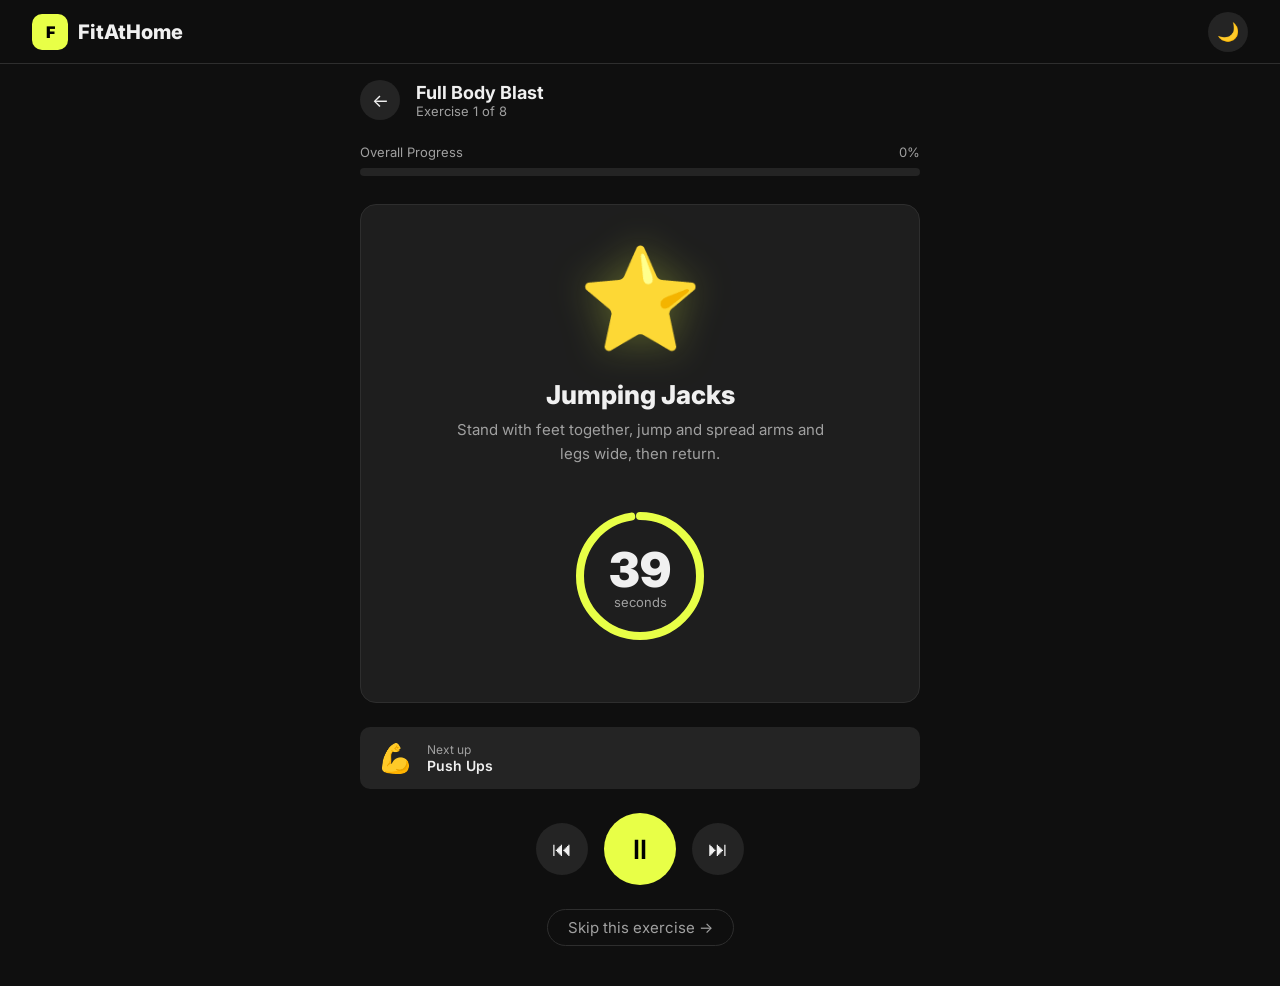
<file: player.html>
<!DOCTYPE html>
<html lang="en" data-theme="dark">
<head>
  <meta charset="UTF-8" />
  <meta name="viewport" content="width=device-width, initial-scale=1.0" />
  <title>Workout Player — FitAtHome</title>
  <link rel="stylesheet" href="style.css" />
  <style>
    body { background:var(--bg); }
    .player-wrap { max-width:600px; margin:0 auto; padding:80px 20px 40px; min-height:100vh; display:flex; flex-direction:column; }
    .player-header { display:flex; align-items:center; gap:16px; margin-bottom:24px; }
    .back-btn { width:40px; height:40px; border-radius:50%; background:var(--bg3); color:var(--text); display:flex; align-items:center; justify-content:center; font-size:18px; }
    .player-title { font-size:18px; font-weight:700; }
    .player-subtitle { font-size:13px; color:var(--text2); }
    .overall-progress { margin-bottom:28px; }
    .overall-progress-bar { height:8px; background:var(--bg3); border-radius:99px; overflow:hidden; margin-top:8px; }
    .overall-fill { height:100%; background:var(--accent); border-radius:99px; transition:width 0.5s ease; }
    .exercise-display { background:var(--card); border:1px solid var(--border); border-radius:var(--radius); padding:32px; text-align:center; margin-bottom:24px; flex:1; display:flex; flex-direction:column; align-items:center; justify-content:center; min-height:320px; }
    .ex-icon { font-size:100px; margin-bottom:20px; filter:drop-shadow(0 0 20px rgba(232,255,71,0.3)); }
    .ex-name { font-size:26px; font-weight:800; margin-bottom:8px; }
    .ex-instruction { font-size:15px; color:var(--text2); line-height:1.6; max-width:400px; margin-bottom:20px; }
    .timer-circle { position:relative; margin:20px auto; }
    .timer-circle svg { transform:rotate(-90deg); }
    .timer-bg { fill:none; stroke:var(--bg3); stroke-width:8; }
    .timer-fill { fill:none; stroke:var(--accent); stroke-width:8; stroke-linecap:round; transition:stroke-dashoffset 1s linear; }
    .timer-text { position:absolute; inset:0; display:flex; flex-direction:column; align-items:center; justify-content:center; }
    .timer-num { font-size:48px; font-weight:900; line-height:1; }
    .timer-label { font-size:13px; color:var(--text2); }
    .reps-display { font-size:56px; font-weight:900; color:var(--accent); }
    .reps-label { font-size:16px; color:var(--text2); margin-top:4px; }
    .next-preview { background:var(--bg3); border-radius:var(--radius-sm); padding:14px 18px; display:flex; align-items:center; gap:14px; margin-bottom:24px; }
    .next-label { font-size:12px; color:var(--text2); }
    .next-name { font-size:14px; font-weight:600; }
    .player-controls { display:flex; align-items:center; justify-content:center; gap:16px; margin-bottom:24px; }
    .ctrl-btn { width:52px; height:52px; border-radius:50%; background:var(--bg3); color:var(--text); display:flex; align-items:center; justify-content:center; font-size:20px; transition:all var(--transition); }
    .ctrl-btn:hover { background:var(--border); }
    .play-btn { width:72px; height:72px; font-size:28px; background:var(--accent); color:#000; }
    .play-btn:hover { background:#d4e800; transform:scale(1.05); }
    .skip-btn { font-size:15px; background:transparent; border:1px solid var(--border); color:var(--text2); padding:8px 20px; border-radius:99px; transition:all var(--transition); }
    .skip-btn:hover { border-color:var(--accent); color:var(--accent); }
    .rest-screen { background:var(--card); border:1px solid rgba(0,212,170,0.3); border-radius:var(--radius); padding:32px; text-align:center; display:none; }
    .rest-screen.show { display:flex; flex-direction:column; align-items:center; }
    .rest-icon { font-size:64px; margin-bottom:16px; }
    .rest-timer { font-size:72px; font-weight:900; color:var(--accent3); }
    /* COMPLETION SCREEN */
    .complete-screen { display:none; flex-direction:column; align-items:center; justify-content:center; text-align:center; min-height:80vh; padding:40px 20px; }
    .complete-screen.show { display:flex; }
    .complete-icon { font-size:80px; animation:pulse 1s 3; margin-bottom:24px; }
    .complete-title { font-size:36px; font-weight:900; margin-bottom:8px; }
    .complete-sub { color:var(--text2); margin-bottom:32px; font-size:16px; }
    .complete-stats { display:grid; grid-template-columns:repeat(3,1fr); gap:16px; width:100%; max-width:400px; margin-bottom:32px; }
    .complete-stat { background:var(--card); border:1px solid var(--border); border-radius:var(--radius-sm); padding:16px; }
    .complete-stat-val { font-size:28px; font-weight:800; color:var(--accent); }
    .complete-stat-label { font-size:12px; color:var(--text2); margin-top:4px; }
  </style>
</head>
<body>
  <nav class="navbar">
    <div class="nav-brand"><div class="nav-logo">F</div><span>FitAtHome</span></div>
    <div class="nav-actions">
      <button class="theme-btn" onclick="toggleTheme()">🌙</button>
    </div>
  </nav>

  <!-- MAIN PLAYER -->
  <div class="player-wrap" id="player-screen">
    <div class="player-header">
      <a href="workouts.html" class="back-btn">←</a>
      <div>
        <div class="player-title" id="player-workout-name">Loading...</div>
        <div class="player-subtitle" id="player-progress-text">Exercise 1 of 8</div>
      </div>
    </div>

    <div class="overall-progress">
      <div style="display:flex;justify-content:space-between;font-size:13px;color:var(--text2)">
        <span>Overall Progress</span><span id="overall-pct">0%</span>
      </div>
      <div class="overall-progress-bar"><div class="overall-fill" id="overall-fill" style="width:0%"></div></div>
    </div>

    <!-- REST SCREEN -->
    <div class="rest-screen" id="rest-screen">
      <div class="rest-icon">😮‍💨</div>
      <h3 style="margin-bottom:8px">Rest Time</h3>
      <p style="color:var(--text2);margin-bottom:20px">Catch your breath!</p>
      <div class="rest-timer" id="rest-timer">15</div>
      <button class="btn btn-accent" style="margin-top:20px" onclick="skipRest()">Skip Rest →</button>
    </div>

    <!-- EXERCISE DISPLAY -->
    <div class="exercise-display" id="exercise-display">
      <div class="ex-icon" id="ex-icon">🏋️</div>
      <div class="ex-name" id="ex-name">Exercise Name</div>
      <div class="ex-instruction" id="ex-instruction">Get ready...</div>

      <!-- TIMER (for timed exercises) -->
      <div id="timer-wrap">
        <div class="timer-circle">
          <svg width="140" height="140" viewBox="0 0 140 140">
            <circle class="timer-bg" cx="70" cy="70" r="60"/>
            <circle class="timer-fill" id="timer-circle" cx="70" cy="70" r="60" stroke-dasharray="377" stroke-dashoffset="0"/>
          </svg>
          <div class="timer-text">
            <div class="timer-num" id="timer-display">30</div>
            <div class="timer-label">seconds</div>
          </div>
        </div>
      </div>

      <!-- REPS (for rep-based exercises) -->
      <div id="reps-wrap" style="display:none">
        <div class="reps-display" id="reps-display">12</div>
        <div class="reps-label">repetitions</div>
        <button class="btn btn-accent btn-lg" style="margin-top:20px" onclick="completeReps()">✓ Done</button>
      </div>
    </div>

    <!-- NEXT EXERCISE PREVIEW -->
    <div class="next-preview" id="next-preview">
      <div style="font-size:28px" id="next-icon">🔜</div>
      <div>
        <div class="next-label">Next up</div>
        <div class="next-name" id="next-name">—</div>
      </div>
    </div>

    <!-- CONTROLS -->
    <div class="player-controls">
      <button class="ctrl-btn" onclick="prevExercise()" title="Previous">⏮</button>
      <button class="ctrl-btn play-btn" id="play-pause-btn" onclick="togglePause()">⏸</button>
      <button class="ctrl-btn" onclick="nextExercise()" title="Next">⏭</button>
    </div>
    <div style="text-align:center">
      <button class="skip-btn" onclick="nextExercise()">Skip this exercise →</button>
    </div>
  </div>

  <!-- COMPLETION SCREEN -->
  <div class="complete-screen" id="complete-screen">
    <div class="complete-icon">🎉</div>
    <div class="complete-title">Workout Complete!</div>
    <div class="complete-sub">Amazing work. You crushed it!</div>
    <div class="complete-stats">
      <div class="complete-stat"><div class="complete-stat-val" id="done-duration">0</div><div class="complete-stat-label">Minutes</div></div>
      <div class="complete-stat"><div class="complete-stat-val" id="done-exercises">0</div><div class="complete-stat-label">Exercises</div></div>
      <div class="complete-stat"><div class="complete-stat-val" id="done-calories">0</div><div class="complete-stat-label">Calories</div></div>
    </div>
    <div style="display:flex;gap:12px;flex-wrap:wrap;justify-content:center">
      <a href="dashboard.html" class="btn btn-accent btn-lg">Back to Dashboard</a>
      <a href="workouts.html" class="btn btn-outline btn-lg">Another Workout</a>
    </div>
  </div>

  <div id="toast"></div>
  <script src="data.js"></script>
  <script src="app.js"></script>
  <script>
    const workoutId = parseInt(localStorage.getItem('currentWorkout') || '0');
    const workout = WORKOUTS.find(w => w.id === workoutId) || WORKOUTS[0];
    let currentIdx = 0;
    let isPaused = false;
    let timer = null;
    let timeLeft = 0;
    let restTimer = null;
    const REST_TIME = 15;
    const circumference = 377;

    document.getElementById('player-workout-name').textContent = workout.name;

    function loadExercise(idx) {
      if (idx >= workout.exercises.length) { showComplete(); return; }
      const ex = workout.exercises[idx];
      currentIdx = idx;
      isPaused = false;
      clearInterval(timer);
      clearInterval(restTimer);
      document.getElementById('rest-screen').classList.remove('show');
      document.getElementById('exercise-display').style.display = 'flex';

      document.getElementById('ex-icon').textContent = ex.icon || '💪';
      document.getElementById('ex-name').textContent = ex.name;
      document.getElementById('ex-instruction').textContent = ex.instruction;
      document.getElementById('player-progress-text').textContent = `Exercise ${idx + 1} of ${workout.exercises.length}`;
      document.getElementById('play-pause-btn').textContent = '⏸';

      const pct = Math.round((idx / workout.exercises.length) * 100);
      document.getElementById('overall-fill').style.width = pct + '%';
      document.getElementById('overall-pct').textContent = pct + '%';

      // Next exercise
      if (idx + 1 < workout.exercises.length) {
        const next = workout.exercises[idx + 1];
        document.getElementById('next-icon').textContent = next.icon || '🔜';
        document.getElementById('next-name').textContent = next.name;
        document.getElementById('next-preview').style.opacity = '1';
      } else {
        document.getElementById('next-name').textContent = 'Last exercise!';
      }

      if (ex.type === 'timed') {
        document.getElementById('timer-wrap').style.display = 'block';
        document.getElementById('reps-wrap').style.display = 'none';
        timeLeft = ex.duration || 30;
        document.getElementById('timer-display').textContent = timeLeft;
        updateCircle(timeLeft, ex.duration || 30);
        startTimer(ex.duration || 30);
      } else {
        document.getElementById('timer-wrap').style.display = 'none';
        document.getElementById('reps-wrap').style.display = 'block';
        document.getElementById('reps-display').textContent = ex.reps || 12;
      }
    }

    function startTimer(total) {
      clearInterval(timer);
      timer = setInterval(() => {
        if (isPaused) return;
        timeLeft--;
        document.getElementById('timer-display').textContent = timeLeft;
        updateCircle(timeLeft, total);
        if (timeLeft <= 0) {
          clearInterval(timer);
          showRest();
        }
      }, 1000);
    }

    function updateCircle(current, total) {
      const offset = circumference * (1 - current / total);
      document.getElementById('timer-circle').style.strokeDashoffset = offset;
    }

    function showRest() {
      document.getElementById('exercise-display').style.display = 'none';
      const rs = document.getElementById('rest-screen');
      rs.classList.add('show');
      let r = REST_TIME;
      document.getElementById('rest-timer').textContent = r;
      restTimer = setInterval(() => {
        r--;
        document.getElementById('rest-timer').textContent = r;
        if (r <= 0) { clearInterval(restTimer); skipRest(); }
      }, 1000);
    }

    function skipRest() {
      clearInterval(restTimer);
      document.getElementById('rest-screen').classList.remove('show');
      document.getElementById('exercise-display').style.display = 'flex';
      nextExercise();
    }

    function completeReps() { showRest(); }

    function togglePause() {
      isPaused = !isPaused;
      document.getElementById('play-pause-btn').textContent = isPaused ? '▶' : '⏸';
    }

    function nextExercise() {
      clearInterval(timer); clearInterval(restTimer);
      document.getElementById('rest-screen').classList.remove('show');
      loadExercise(currentIdx + 1);
    }

    function prevExercise() {
      if (currentIdx > 0) { clearInterval(timer); clearInterval(restTimer); loadExercise(currentIdx - 1); }
    }

    function showComplete() {
      clearInterval(timer); clearInterval(restTimer);
      document.getElementById('player-screen').style.display = 'none';
      document.getElementById('complete-screen').classList.add('show');
      document.getElementById('done-duration').textContent = workout.duration;
      document.getElementById('done-exercises').textContent = workout.exercises.length;
      document.getElementById('done-calories').textContent = workout.calories;
      // Save to history
      const app = getAppData();
      app.stats.totalWorkouts++;
      app.stats.totalMinutes += workout.duration;
      app.stats.totalCalories += workout.calories;
      app.stats.streak++;
      const today = new Date().getDay();
      app.weekActivity[today] = true;
      app.history.unshift({ name: workout.name, icon: workout.icon, duration: workout.duration, calories: workout.calories, date: new Date().toLocaleDateString() });
      if (app.history.length > 50) app.history.pop();
      checkAchievements(app);
      saveAppData(app);
      showToast('🎉 Workout saved!');
    }

    loadExercise(0);
  </script>
</body>
</html>
</file>
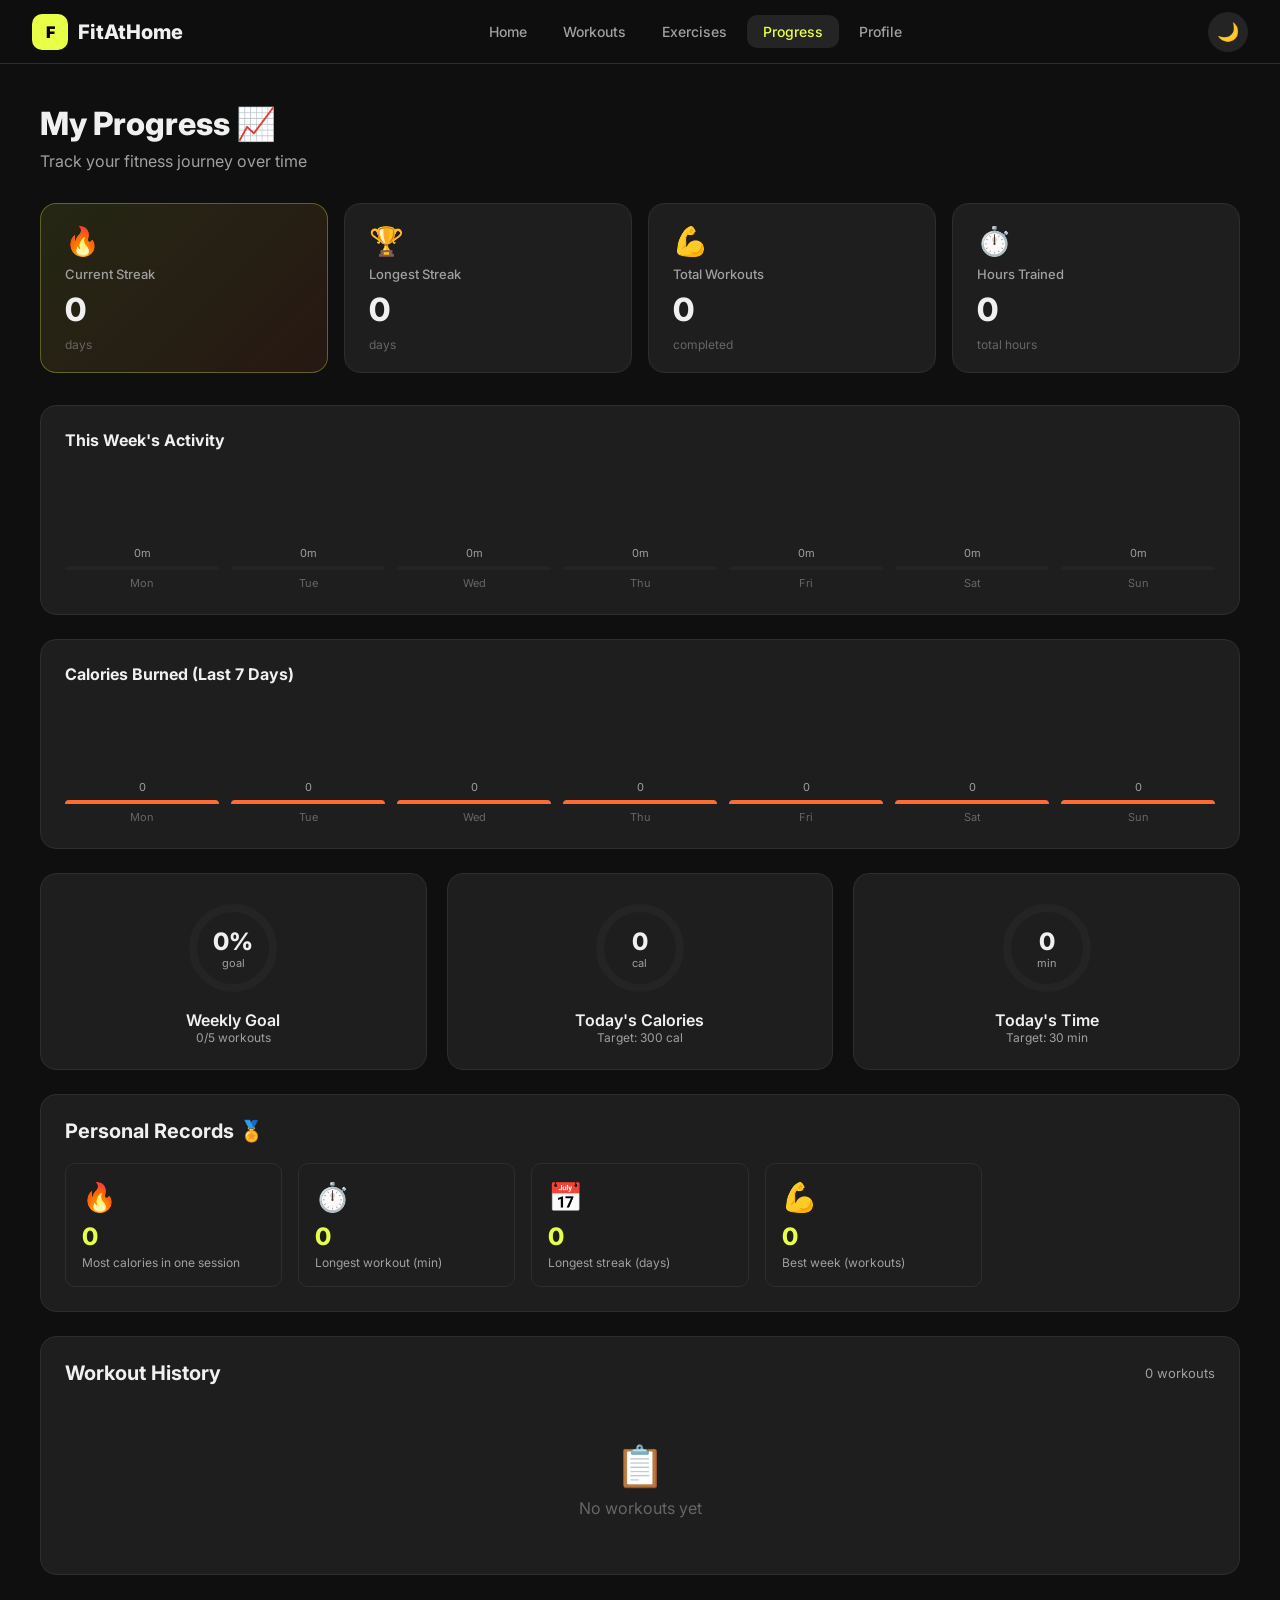
<file: progress.html>
<!DOCTYPE html>
<html lang="en" data-theme="dark">
<head>
  <meta charset="UTF-8" /><meta name="viewport" content="width=device-width, initial-scale=1.0" />
  <title>Progress — FitAtHome</title>
  <link rel="stylesheet" href="style.css" />
  <style>
    .progress-stats { display:grid; grid-template-columns:repeat(4,1fr); gap:16px; margin-bottom:32px; }
    .streak-card { background:linear-gradient(135deg,rgba(232,255,71,0.1),rgba(255,107,53,0.1)); border:1px solid rgba(232,255,71,0.3); }
    .chart-section { background:var(--card); border:1px solid var(--border); border-radius:var(--radius); padding:24px; margin-bottom:24px; }
    .chart-title { font-size:16px; font-weight:700; margin-bottom:20px; }
    .week-chart { display:flex; align-items:flex-end; gap:12px; height:120px; }
    .bar-col { display:flex; flex-direction:column; align-items:center; gap:6px; flex:1; }
    .bar { width:100%; border-radius:6px 6px 0 0; background:var(--accent); transition:height 0.6s ease; min-height:4px; }
    .bar.empty { background:var(--bg3); }
    .bar-label { font-size:11px; color:var(--text3); }
    .bar-val { font-size:11px; color:var(--text2); }
    .records-grid { display:grid; grid-template-columns:repeat(auto-fill,minmax(200px,1fr)); gap:16px; }
    .record-card { background:var(--card); border:1px solid var(--border); border-radius:var(--radius-sm); padding:16px; }
    .record-icon { font-size:28px; margin-bottom:8px; }
    .record-val { font-size:24px; font-weight:800; color:var(--accent); }
    .record-label { font-size:12px; color:var(--text2); margin-top:4px; }
    .history-list { display:flex; flex-direction:column; gap:10px; }
    .history-item { display:flex; align-items:center; gap:14px; padding:14px; background:var(--bg3); border-radius:var(--radius-sm); }
    @media(max-width:768px){ .progress-stats{grid-template-columns:repeat(2,1fr);} }
  </style>
</head>
<body>
  <nav class="navbar">
    <div class="nav-brand"><div class="nav-logo">F</div><span>FitAtHome</span></div>
    <div class="nav-links">
      <a href="index.html">Home</a><a href="workouts.html">Workouts</a>
      <a href="exercises.html">Exercises</a><a href="progress.html" class="active">Progress</a><a href="profile.html">Profile</a>
    </div>
    <div class="nav-actions"><button class="theme-btn" onclick="toggleTheme()">🌙</button></div>
  </nav>

  <div class="page-wrapper">
    <div class="container section-sm">
      <div class="page-title">My Progress 📈</div>
      <div class="page-sub">Track your fitness journey over time</div>

      <!-- STATS -->
      <div class="progress-stats fade-in">
        <div class="stat-card streak-card">
          <div class="stat-icon">🔥</div>
          <div class="stat-label">Current Streak</div>
          <div class="stat-value" id="p-streak">0</div>
          <div class="stat-sub">days</div>
        </div>
        <div class="stat-card">
          <div class="stat-icon">🏆</div>
          <div class="stat-label">Longest Streak</div>
          <div class="stat-value" id="p-longest">0</div>
          <div class="stat-sub">days</div>
        </div>
        <div class="stat-card">
          <div class="stat-icon">💪</div>
          <div class="stat-label">Total Workouts</div>
          <div class="stat-value" id="p-total">0</div>
          <div class="stat-sub">completed</div>
        </div>
        <div class="stat-card">
          <div class="stat-icon">⏱️</div>
          <div class="stat-label">Hours Trained</div>
          <div class="stat-value" id="p-hours">0</div>
          <div class="stat-sub">total hours</div>
        </div>
      </div>

      <!-- WEEKLY CHART -->
      <div class="chart-section fade-in">
        <div class="chart-title">This Week's Activity</div>
        <div class="week-chart" id="week-chart"></div>
      </div>

      <!-- CALORIE CHART -->
      <div class="chart-section fade-in">
        <div class="chart-title">Calories Burned (Last 7 Days)</div>
        <div class="week-chart" id="cal-chart"></div>
      </div>

      <!-- CIRCULAR STATS -->
      <div class="grid-3 fade-in" style="margin-bottom:24px">
        <div class="card" style="text-align:center">
          <div class="circle-wrap" style="margin:0 auto 12px">
            <svg width="100" height="100" viewBox="0 0 100 100">
              <circle class="circle-bg" cx="50" cy="50" r="40" stroke-width="8"/>
              <circle class="circle-fill" cx="50" cy="50" r="40" stroke-width="8" stroke-dasharray="251" id="c-workouts" stroke-dashoffset="251"/>
            </svg>
            <div class="circle-text"><div class="value" id="cv-workouts">0%</div><div class="unit">goal</div></div>
          </div>
          <div style="font-weight:600">Weekly Goal</div>
          <div style="font-size:12px;color:var(--text2)"><span id="c-done">0</span>/5 workouts</div>
        </div>
        <div class="card" style="text-align:center">
          <div class="circle-wrap" style="margin:0 auto 12px">
            <svg width="100" height="100" viewBox="0 0 100 100">
              <circle class="circle-bg" cx="50" cy="50" r="40" stroke-width="8"/>
              <circle class="circle-fill" cx="50" cy="50" r="40" stroke-width="8" stroke-dasharray="251" id="c-cal" stroke-dashoffset="251"/>
            </svg>
            <div class="circle-text"><div class="value" id="cv-cal">0</div><div class="unit">cal</div></div>
          </div>
          <div style="font-weight:600">Today's Calories</div>
          <div style="font-size:12px;color:var(--text2)">Target: 300 cal</div>
        </div>
        <div class="card" style="text-align:center">
          <div class="circle-wrap" style="margin:0 auto 12px">
            <svg width="100" height="100" viewBox="0 0 100 100">
              <circle class="circle-bg" cx="50" cy="50" r="40" stroke-width="8"/>
              <circle class="circle-fill" cx="50" cy="50" r="40" stroke-width="8" stroke-dasharray="251" id="c-time" stroke-dashoffset="251"/>
            </svg>
            <div class="circle-text"><div class="value" id="cv-time">0</div><div class="unit">min</div></div>
          </div>
          <div style="font-weight:600">Today's Time</div>
          <div style="font-size:12px;color:var(--text2)">Target: 30 min</div>
        </div>
      </div>

      <!-- PERSONAL RECORDS -->
      <div class="card fade-in" style="margin-bottom:24px">
        <h3 style="margin-bottom:20px">Personal Records 🏅</h3>
        <div class="records-grid">
          <div class="record-card"><div class="record-icon">🔥</div><div class="record-val" id="r-cal">0</div><div class="record-label">Most calories in one session</div></div>
          <div class="record-card"><div class="record-icon">⏱️</div><div class="record-val" id="r-time">0</div><div class="record-label">Longest workout (min)</div></div>
          <div class="record-card"><div class="record-icon">📅</div><div class="record-val" id="r-streak">0</div><div class="record-label">Longest streak (days)</div></div>
          <div class="record-card"><div class="record-icon">💪</div><div class="record-val" id="r-week">0</div><div class="record-label">Best week (workouts)</div></div>
        </div>
      </div>

      <!-- HISTORY -->
      <div class="card fade-in">
        <div class="section-header"><h3>Workout History</h3><span style="font-size:13px;color:var(--text2)" id="history-count">0 workouts</span></div>
        <div class="history-list" id="history-list">
          <div style="text-align:center;padding:32px;color:var(--text3)"><div style="font-size:40px">📋</div><p style="margin-top:8px">No workouts yet</p></div>
        </div>
      </div>
    </div>
  </div>

  <nav class="bottom-nav">
    <a href="index.html"><span class="bnav-icon">🏠</span>Home</a>
    <a href="workouts.html"><span class="bnav-icon">💪</span>Workouts</a>
    <a href="exercises.html"><span class="bnav-icon">📚</span>Exercises</a>
    <a href="progress.html" class="active"><span class="bnav-icon">📈</span>Progress</a>
    <a href="profile.html"><span class="bnav-icon">👤</span>Profile</a>
  </nav>

  <div id="toast"></div>
  <script src="data.js"></script>
  <script src="app.js"></script>
  <script>
    function initProgress() {
      const d = getAppData();
      document.getElementById('p-streak').textContent = d.stats.streak;
      document.getElementById('p-longest').textContent = d.stats.longestStreak || d.stats.streak;
      document.getElementById('p-total').textContent = d.stats.totalWorkouts;
      document.getElementById('p-hours').textContent = Math.floor(d.stats.totalMinutes / 60);
      // Records
      document.getElementById('r-cal').textContent = d.stats.bestCalories || 0;
      document.getElementById('r-time').textContent = d.stats.bestDuration || 0;
      document.getElementById('r-streak').textContent = d.stats.longestStreak || 0;
      document.getElementById('r-week').textContent = d.stats.bestWeek || 0;
      // Weekly chart
      const days = ['Mon','Tue','Wed','Thu','Fri','Sat','Sun'];
      const weekData = d.weekMinutes || [0,0,0,0,0,0,0];
      const maxMin = Math.max(...weekData, 1);
      document.getElementById('week-chart').innerHTML = days.map((day, i) => {
        const h = Math.round((weekData[i] / maxMin) * 100);
        return `<div class="bar-col"><div class="bar-val">${weekData[i]}m</div><div class="bar ${weekData[i]===0?'empty':''}" style="height:${h}px"></div><div class="bar-label">${day}</div></div>`;
      }).join('');
      // Calorie chart
      const calData = d.weekCalories || [0,0,0,0,0,0,0];
      const maxCal = Math.max(...calData, 1);
      document.getElementById('cal-chart').innerHTML = days.map((day, i) => {
        const h = Math.round((calData[i] / maxCal) * 100);
        return `<div class="bar-col"><div class="bar-val">${calData[i]}</div><div class="bar ${calData[i]===0?'empty':''}" style="height:${h}px;background:var(--accent2)"></div><div class="bar-label">${day}</div></div>`;
      }).join('');
      // Circles
      const weekDone = d.weekActivity ? d.weekActivity.filter(Boolean).length : 0;
      const weekPct = Math.round((weekDone / 5) * 100);
      document.getElementById('c-done').textContent = weekDone;
      document.getElementById('cv-workouts').textContent = weekPct + '%';
      document.getElementById('c-workouts').style.strokeDashoffset = 251 - (251 * weekPct / 100);
      // History
      if (d.history.length > 0) {
        document.getElementById('history-count').textContent = d.history.length + ' workouts';
        document.getElementById('history-list').innerHTML = d.history.map(h => `
          <div class="history-item">
            <div style="font-size:28px">${h.icon || '💪'}</div>
            <div style="flex:1"><div style="font-weight:600">${h.name}</div><div style="font-size:12px;color:var(--text2)">${h.date}</div></div>
            <div style="text-align:right;font-size:12px;color:var(--text2)">${h.duration} min<br>${h.calories} cal</div>
          </div>
        `).join('');
      }
    }
    initProgress();
  </script>
</body>
</html>
</file>
<file: style.css>
/* ============================================
   FITATHOME — Global Stylesheet
   ============================================ */

@import url('https://fonts.googleapis.com/css2?family=Inter:wght@300;400;500;600;700;800;900&display=swap');

/* ---- CSS VARIABLES ---- */
:root {
  --bg: #0f0f0f;
  --bg2: #1a1a1a;
  --bg3: #242424;
  --card: #1e1e1e;
  --border: #2e2e2e;
  --text: #f0f0f0;
  --text2: #a0a0a0;
  --text3: #666;
  --accent: #e8ff47;
  --accent2: #ff6b35;
  --accent3: #00d4aa;
  --accent4: #7c3aed;
  --red: #ef4444;
  --green: #22c55e;
  --blue: #3b82f6;
  --radius: 16px;
  --radius-sm: 10px;
  --shadow: 0 4px 24px rgba(0,0,0,0.4);
  --transition: 0.25s ease;
  --nav-h: 64px;
  --bottom-nav-h: 64px;
}

[data-theme="light"] {
  --bg: #f5f5f5;
  --bg2: #ffffff;
  --bg3: #ebebeb;
  --card: #ffffff;
  --border: #e0e0e0;
  --text: #111111;
  --text2: #555555;
  --text3: #999999;
  --shadow: 0 4px 24px rgba(0,0,0,0.08);
}

/* ---- RESET ---- */
*, *::before, *::after { box-sizing: border-box; margin: 0; padding: 0; }
html { scroll-behavior: smooth; }
body {
  font-family: 'Inter', sans-serif;
  background: var(--bg);
  color: var(--text);
  min-height: 100vh;
  overflow-x: hidden;
  transition: background var(--transition), color var(--transition);
}
a { text-decoration: none; color: inherit; }
ul { list-style: none; }
img { max-width: 100%; }
button { cursor: pointer; font-family: inherit; border: none; outline: none; }
input, select, textarea { font-family: inherit; outline: none; border: none; }

/* ---- SCROLLBAR ---- */
::-webkit-scrollbar { width: 6px; }
::-webkit-scrollbar-track { background: var(--bg); }
::-webkit-scrollbar-thumb { background: var(--border); border-radius: 99px; }

/* ---- TOP NAV ---- */
.navbar {
  position: fixed; top: 0; left: 0; right: 0; z-index: 100;
  height: var(--nav-h);
  background: rgba(15,15,15,0.85);
  backdrop-filter: blur(20px);
  border-bottom: 1px solid var(--border);
  display: flex; align-items: center; justify-content: space-between;
  padding: 0 32px;
  transition: background var(--transition);
}
[data-theme="light"] .navbar { background: rgba(255,255,255,0.9); }
.nav-brand { display: flex; align-items: center; gap: 10px; }
.nav-logo {
  width: 36px; height: 36px; background: var(--accent);
  border-radius: 10px; display: flex; align-items: center; justify-content: center;
  font-weight: 900; font-size: 16px; color: #000;
}
.nav-brand span { font-weight: 800; font-size: 20px; }
.nav-links { display: flex; align-items: center; gap: 4px; }
.nav-links a {
  padding: 8px 16px; border-radius: var(--radius-sm);
  font-weight: 500; font-size: 14px; color: var(--text2);
  transition: all var(--transition);
}
.nav-links a:hover, .nav-links a.active {
  background: var(--bg3); color: var(--text);
}
.nav-links a.active { color: var(--accent); }
.nav-actions { display: flex; align-items: center; gap: 12px; }
.theme-btn {
  width: 40px; height: 40px; border-radius: 50%;
  background: var(--bg3); color: var(--text);
  display: flex; align-items: center; justify-content: center;
  font-size: 18px; transition: all var(--transition);
}
.theme-btn:hover { background: var(--border); }

/* ---- BOTTOM NAV (mobile) ---- */
.bottom-nav {
  display: none;
  position: fixed; bottom: 0; left: 0; right: 0; z-index: 100;
  height: var(--bottom-nav-h);
  background: var(--bg2);
  border-top: 1px solid var(--border);
  padding: 0 8px;
  justify-content: space-around; align-items: center;
}
.bottom-nav a {
  display: flex; flex-direction: column; align-items: center; gap: 2px;
  font-size: 10px; font-weight: 500; color: var(--text3);
  padding: 8px 12px; border-radius: var(--radius-sm);
  transition: all var(--transition); flex: 1;
}
.bottom-nav a .bnav-icon { font-size: 22px; }
.bottom-nav a.active { color: var(--accent); }

/* ---- LAYOUT ---- */
.page-wrapper {
  padding-top: var(--nav-h);
  padding-bottom: 24px;
  min-height: 100vh;
}
.container { max-width: 1200px; margin: 0 auto; padding: 0 24px; }
.section { padding: 60px 0; }
.section-sm { padding: 40px 0; }

/* ---- TYPOGRAPHY ---- */
.page-title { font-size: 32px; font-weight: 800; margin-bottom: 8px; }
.page-sub { font-size: 16px; color: var(--text2); margin-bottom: 32px; }
h1 { font-size: clamp(36px, 6vw, 72px); font-weight: 900; line-height: 1.05; }
h2 { font-size: clamp(24px, 4vw, 40px); font-weight: 800; line-height: 1.2; }
h3 { font-size: 20px; font-weight: 700; }
h4 { font-size: 16px; font-weight: 600; }

/* ---- BUTTONS ---- */
.btn {
  display: inline-flex; align-items: center; justify-content: center; gap: 8px;
  padding: 12px 24px; border-radius: var(--radius-sm);
  font-weight: 700; font-size: 15px; transition: all var(--transition);
  white-space: nowrap;
}
.btn-accent { background: var(--accent); color: #000; }
.btn-accent:hover { background: #d4e800; transform: translateY(-2px); }
.btn-outline {
  background: transparent; border: 2px solid var(--border); color: var(--text);
}
.btn-outline:hover { border-color: var(--accent); color: var(--accent); }
.btn-ghost { background: var(--bg3); color: var(--text); }
.btn-ghost:hover { background: var(--border); }
.btn-danger { background: var(--red); color: #fff; }
.btn-danger:hover { background: #dc2626; }
.btn-green { background: var(--green); color: #fff; }
.btn-lg { padding: 16px 32px; font-size: 17px; border-radius: var(--radius); }
.btn-sm { padding: 8px 16px; font-size: 13px; }

/* ---- CARDS ---- */
.card {
  background: var(--card); border: 1px solid var(--border);
  border-radius: var(--radius); padding: 24px;
  transition: all var(--transition);
}
.card:hover { border-color: var(--accent); transform: translateY(-2px); box-shadow: var(--shadow); }
.card-sm { padding: 16px; border-radius: var(--radius-sm); }

/* ---- BADGE ---- */
.badge {
  display: inline-flex; align-items: center; gap: 4px;
  padding: 4px 10px; border-radius: 99px;
  font-size: 12px; font-weight: 600;
}
.badge-green { background: rgba(34,197,94,0.15); color: var(--green); }
.badge-yellow { background: rgba(234,179,8,0.15); color: #eab308; }
.badge-red { background: rgba(239,68,68,0.15); color: var(--red); }
.badge-blue { background: rgba(59,130,246,0.15); color: var(--blue); }
.badge-purple { background: rgba(124,58,237,0.15); color: var(--accent4); }
.badge-accent { background: rgba(232,255,71,0.15); color: var(--accent); }

/* ---- GRID ---- */
.grid-2 { display: grid; grid-template-columns: repeat(2, 1fr); gap: 20px; }
.grid-3 { display: grid; grid-template-columns: repeat(3, 1fr); gap: 20px; }
.grid-4 { display: grid; grid-template-columns: repeat(4, 1fr); gap: 20px; }
.grid-auto { display: grid; grid-template-columns: repeat(auto-fill, minmax(280px, 1fr)); gap: 20px; }

/* ---- PROGRESS BAR ---- */
.progress-bar {
  width: 100%; height: 6px; background: var(--bg3);
  border-radius: 99px; overflow: hidden;
}
.progress-fill {
  height: 100%; background: var(--accent);
  border-radius: 99px; transition: width 0.6s ease;
}
.progress-fill.green { background: var(--green); }
.progress-fill.blue { background: var(--blue); }
.progress-fill.orange { background: var(--accent2); }

/* ---- STAT CARD ---- */
.stat-card {
  background: var(--card); border: 1px solid var(--border);
  border-radius: var(--radius); padding: 20px 24px;
  display: flex; flex-direction: column; gap: 8px;
  transition: all var(--transition);
}
.stat-card:hover { border-color: var(--accent); transform: translateY(-2px); }
.stat-label { font-size: 13px; color: var(--text2); font-weight: 500; }
.stat-value { font-size: 32px; font-weight: 800; }
.stat-sub { font-size: 12px; color: var(--text3); }
.stat-icon { font-size: 28px; }

/* ---- FORM ELEMENTS ---- */
.input {
  width: 100%; padding: 12px 16px; border-radius: var(--radius-sm);
  background: var(--bg3); border: 1px solid var(--border);
  color: var(--text); font-size: 14px; transition: all var(--transition);
}
.input:focus { border-color: var(--accent); background: var(--bg2); }
.input::placeholder { color: var(--text3); }
.select {
  width: 100%; padding: 12px 16px; border-radius: var(--radius-sm);
  background: var(--bg3); border: 1px solid var(--border);
  color: var(--text); font-size: 14px; appearance: none;
  cursor: pointer; transition: all var(--transition);
}
.select:focus { border-color: var(--accent); }
.label { font-size: 13px; font-weight: 600; color: var(--text2); margin-bottom: 6px; display: block; }
.form-group { display: flex; flex-direction: column; gap: 6px; margin-bottom: 16px; }

/* ---- SEARCH BAR ---- */
.search-wrap { position: relative; }
.search-wrap .search-icon {
  position: absolute; left: 14px; top: 50%; transform: translateY(-50%);
  font-size: 18px; color: var(--text3);
}
.search-wrap .input { padding-left: 44px; }

/* ---- TABS ---- */
.tabs { display: flex; gap: 4px; background: var(--bg3); padding: 4px; border-radius: var(--radius-sm); width: fit-content; flex-wrap: wrap; }
.tab-btn {
  padding: 8px 18px; border-radius: 8px; font-size: 14px; font-weight: 600;
  color: var(--text2); background: transparent; transition: all var(--transition);
}
.tab-btn.active { background: var(--accent); color: #000; }
.tab-btn:hover:not(.active) { background: var(--border); color: var(--text); }

/* ---- SECTION HEADER ---- */
.section-header { display: flex; align-items: center; justify-content: space-between; margin-bottom: 24px; flex-wrap: wrap; gap: 12px; }
.section-header h2 { font-size: 22px; }

/* ---- DIVIDER ---- */
.divider { height: 1px; background: var(--border); margin: 32px 0; }

/* ---- TOOLTIP ---- */
.tag {
  display: inline-flex; align-items: center; gap: 4px;
  padding: 4px 10px; border-radius: 99px; font-size: 12px; font-weight: 500;
  background: var(--bg3); color: var(--text2);
}

/* ---- ANIMATIONS ---- */
@keyframes fadeIn { from { opacity: 0; transform: translateY(16px); } to { opacity: 1; transform: translateY(0); } }
@keyframes pulse { 0%, 100% { transform: scale(1); } 50% { transform: scale(1.05); } }
@keyframes spin { to { transform: rotate(360deg); } }
@keyframes shimmer { 0% { background-position: -200% 0; } 100% { background-position: 200% 0; } }
@keyframes countdown { from { stroke-dashoffset: 0; } to { stroke-dashoffset: 283; } }

.fade-in { animation: fadeIn 0.4s ease forwards; }
.pulse { animation: pulse 2s infinite; }

/* ---- WORKOUT CARD ---- */
.workout-card {
  background: var(--card); border: 1px solid var(--border);
  border-radius: var(--radius); overflow: hidden;
  transition: all var(--transition); cursor: pointer;
}
.workout-card:hover { border-color: var(--accent); transform: translateY(-4px); box-shadow: var(--shadow); }
.workout-card-img {
  height: 160px; display: flex; align-items: center; justify-content: center;
  font-size: 64px; background: var(--bg3); position: relative;
}
.workout-card-body { padding: 16px; }
.workout-card-title { font-size: 16px; font-weight: 700; margin-bottom: 6px; }
.workout-card-meta { display: flex; gap: 12px; flex-wrap: wrap; margin-top: 10px; }
.workout-card-meta span { font-size: 12px; color: var(--text2); display: flex; align-items: center; gap: 4px; }

/* ---- EXERCISE CARD ---- */
.exercise-card {
  background: var(--card); border: 1px solid var(--border);
  border-radius: var(--radius); padding: 20px;
  transition: all var(--transition); cursor: pointer;
}
.exercise-card:hover { border-color: var(--accent); transform: translateY(-2px); }
.exercise-icon { font-size: 40px; margin-bottom: 12px; }
.exercise-name { font-size: 16px; font-weight: 700; margin-bottom: 4px; }
.exercise-muscle { font-size: 13px; color: var(--text2); margin-bottom: 10px; }

/* ---- MODAL ---- */
.modal-overlay {
  display: none; position: fixed; inset: 0; z-index: 200;
  background: rgba(0,0,0,0.7); backdrop-filter: blur(4px);
  align-items: center; justify-content: center; padding: 20px;
}
.modal-overlay.open { display: flex; }
.modal {
  background: var(--bg2); border: 1px solid var(--border);
  border-radius: var(--radius); padding: 32px; max-width: 560px;
  width: 100%; max-height: 90vh; overflow-y: auto;
  animation: fadeIn 0.3s ease;
}
.modal-header { display: flex; justify-content: space-between; align-items: center; margin-bottom: 24px; }
.modal-close {
  width: 32px; height: 32px; border-radius: 50%; background: var(--bg3);
  color: var(--text); font-size: 18px; display: flex; align-items: center; justify-content: center;
}

/* ---- ACHIEVEMENT BADGE ---- */
.achievement {
  display: flex; flex-direction: column; align-items: center; gap: 8px;
  padding: 20px 16px; background: var(--card); border: 1px solid var(--border);
  border-radius: var(--radius); text-align: center; transition: all var(--transition);
}
.achievement.unlocked { border-color: var(--accent); background: rgba(232,255,71,0.05); }
.achievement.locked { opacity: 0.4; }
.achievement-icon { font-size: 36px; }
.achievement-name { font-size: 13px; font-weight: 700; }
.achievement-desc { font-size: 11px; color: var(--text2); }

/* ---- CHART ---- */
.chart-bar-wrap { display: flex; align-items: flex-end; gap: 8px; height: 100px; }
.chart-bar-col { display: flex; flex-direction: column; align-items: center; gap: 4px; flex: 1; }
.chart-bar {
  width: 100%; background: var(--accent); border-radius: 4px 4px 0 0;
  transition: height 0.6s ease; min-height: 4px;
}
.chart-bar.empty { background: var(--bg3); }
.chart-label { font-size: 11px; color: var(--text3); }

/* ---- CIRCULAR PROGRESS ---- */
.circle-wrap { position: relative; display: inline-flex; align-items: center; justify-content: center; }
.circle-wrap svg { transform: rotate(-90deg); }
.circle-bg { fill: none; stroke: var(--bg3); }
.circle-fill { fill: none; stroke: var(--accent); stroke-linecap: round; transition: stroke-dashoffset 0.6s ease; }
.circle-text { position: absolute; text-align: center; }
.circle-text .value { font-size: 24px; font-weight: 800; }
.circle-text .unit { font-size: 11px; color: var(--text2); }

/* ---- PLAN DAY CARD ---- */
.plan-day {
  display: flex; align-items: center; gap: 16px;
  padding: 14px 18px; background: var(--card); border: 1px solid var(--border);
  border-radius: var(--radius-sm); transition: all var(--transition); cursor: pointer;
}
.plan-day:hover { border-color: var(--accent); }
.plan-day.completed { border-color: var(--green); background: rgba(34,197,94,0.05); }
.plan-day.locked { opacity: 0.5; cursor: not-allowed; }
.plan-day-num {
  width: 36px; height: 36px; border-radius: 50%; background: var(--bg3);
  display: flex; align-items: center; justify-content: center;
  font-weight: 700; font-size: 14px; flex-shrink: 0;
}
.plan-day.completed .plan-day-num { background: var(--green); color: #fff; }
.plan-day-info { flex: 1; }
.plan-day-title { font-size: 14px; font-weight: 600; }
.plan-day-meta { font-size: 12px; color: var(--text2); }

/* ---- HERO GRADIENT ---- */
.hero-gradient {
  background: radial-gradient(ellipse at 70% 50%, rgba(232,255,71,0.12) 0%, transparent 60%),
              radial-gradient(ellipse at 20% 80%, rgba(255,107,53,0.08) 0%, transparent 50%),
              var(--bg);
}

/* ---- GLOW ---- */
.glow { box-shadow: 0 0 40px rgba(232,255,71,0.2); }

/* ---- SKELETON ---- */
.skeleton {
  background: linear-gradient(90deg, var(--bg3) 25%, var(--border) 50%, var(--bg3) 75%);
  background-size: 200% 100%;
  animation: shimmer 1.5s infinite; border-radius: var(--radius-sm);
}

/* ---- TOAST ---- */
#toast {
  position: fixed; bottom: 80px; left: 50%; transform: translateX(-50%);
  background: var(--bg2); border: 1px solid var(--border); border-radius: var(--radius-sm);
  padding: 12px 24px; font-size: 14px; font-weight: 500;
  z-index: 999; opacity: 0; transition: opacity 0.3s;
  pointer-events: none; white-space: nowrap;
}
#toast.show { opacity: 1; }

/* ---- DISCLAIMER ---- */
.disclaimer {
  background: rgba(239,68,68,0.08); border: 1px solid rgba(239,68,68,0.2);
  border-radius: var(--radius-sm); padding: 12px 16px;
  font-size: 12px; color: var(--text2); line-height: 1.5;
}

/* ---- RESPONSIVE ---- */
@media (max-width: 768px) {
  .navbar { padding: 0 16px; }
  .nav-links { display: none; }
  .bottom-nav { display: flex; }
  .page-wrapper { padding-bottom: calc(var(--bottom-nav-h) + 16px); }
  .container { padding: 0 16px; }
  .grid-2, .grid-3, .grid-4 { grid-template-columns: 1fr; }
  .section { padding: 32px 0; }
  .page-title { font-size: 24px; }
  h1 { font-size: 36px; }
}
@media (min-width: 769px) and (max-width: 1024px) {
  .grid-4 { grid-template-columns: repeat(2, 1fr); }
  .grid-3 { grid-template-columns: repeat(2, 1fr); }
}
</file>
